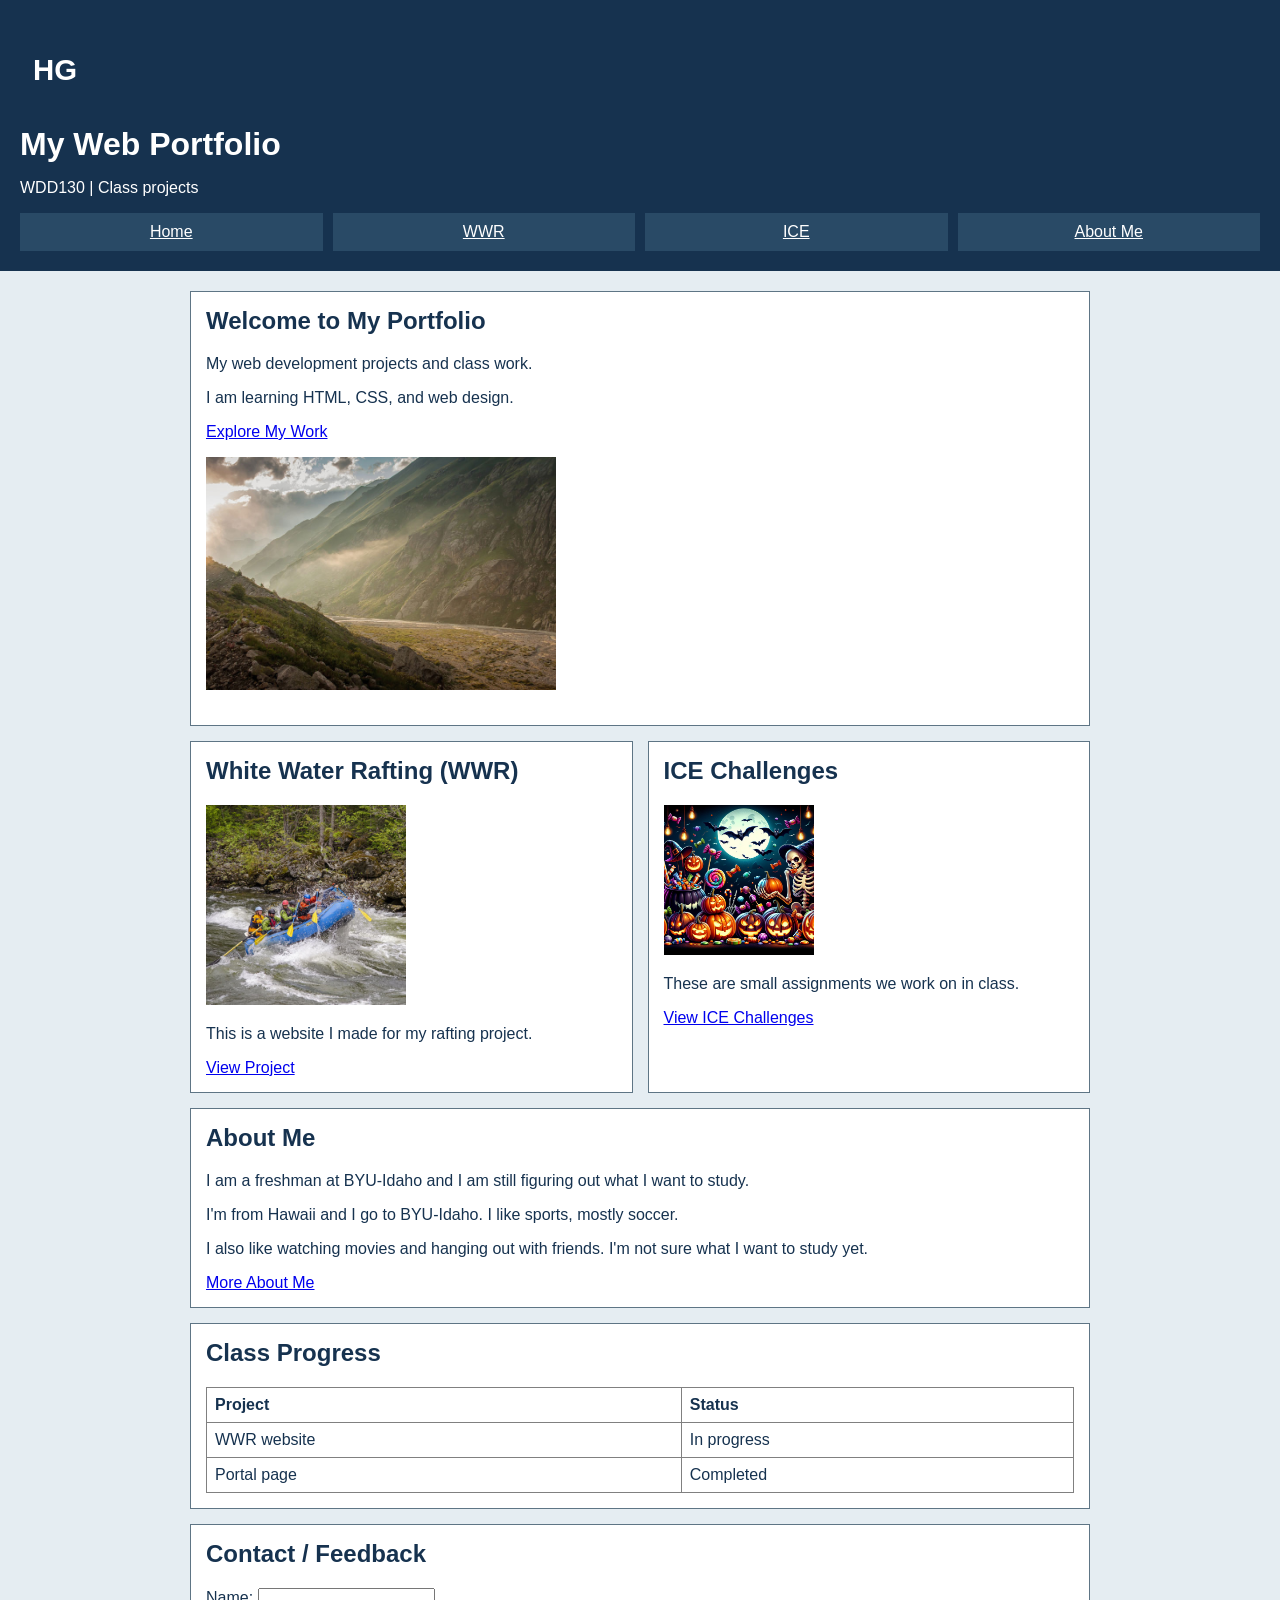
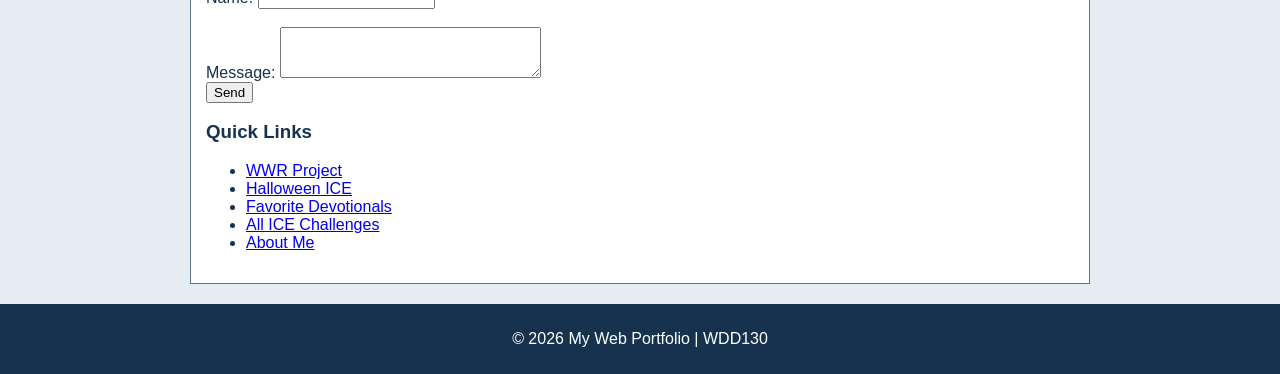
<file: index.html>
<!DOCTYPE html>
<html lang="en">
<head>
    <meta charset="UTF-8">
    <meta name="viewport" content="width=device-width, initial-scale=1.0">
    <title>My Web Portfolio</title>
    <link rel="stylesheet" href="styles/style.css">
</head>
<body>
    <header>
        <p><img src="images/hg-logo.svg" alt="HG logo" width="70"></p>
        <h1>My Web Portfolio</h1>
        <p>WDD130 | Class projects</p>

        <nav>
            <a href="index.html">Home</a>
            <a href="wwr/index.html">WWR</a>
            <a href="ice.html">ICE</a>
            <a href="about.html">About Me</a>
        </nav>
    </header>

    <main>
        <section>
            <h2>Welcome to My Portfolio</h2>
            <p>My web development projects and class work.</p>
            <p>I am learning HTML, CSS, and web design.</p>
            <a href="#projects">Explore My Work</a>
            <p><img src="wwr/images/mountains.jpg" alt="Mountains" width="350"></p>
        </section>

        <div class="project-grid">
        <section id="projects">
            <h2>White Water Rafting (WWR)</h2>
            <img src="wwr/images/rapids.jpg" alt="White water rafting" width="200">
            <p>This is a website I made for my rafting project.</p>
            <a href="wwr/index.html">View Project</a>
        </section>

        <section id="ice">
            <h2>ICE Challenges</h2>
            <img src="ice/halloween/images/halloween.png" alt="Halloween project" width="150">
            <p>These are small assignments we work on in class.</p>
            <a href="ice.html">View ICE Challenges</a>
        </section>

        </div>

        <section id="about">
            <h2>About Me</h2>
            <p>I am a freshman at BYU-Idaho and I am still figuring out what I want to study.</p>
            <p>I'm from Hawaii and I go to BYU-Idaho. I like sports, mostly soccer.</p>
            <p>I also like watching movies and hanging out with friends. I'm not sure what I want to study yet.</p>
            <a href="about.html">More About Me</a>
        </section>

        <section>
            <h2>Class Progress</h2>
            <table border="1">
                <tr>
                    <th>Project</th>
                    <th>Status</th>
                </tr>
                <tr>
                    <td>WWR website</td>
                    <td>In progress</td>
                </tr>
                <tr>
                    <td>Portal page</td>
                    <td>Completed</td>
                </tr>
            </table>
        </section>

        <section id="contact">
            <h2>Contact / Feedback</h2>
            <form>
                <label for="name">Name:</label>
                <input type="text" id="name" name="name">
                <br><br>
                <label for="message">Message:</label>
                <textarea id="message" name="message" rows="3" cols="30"></textarea>
                <br>
                <button type="submit">Send</button>
            </form>

            <h3 id="links">Quick Links</h3>
            <ul>
                <li><a href="wwr/index.html">WWR Project</a></li>
                <li><a href="ice/halloween/index.html" target="_blank">Halloween ICE</a></li>
                <li><a href="ice/favorite_devo/favdevo.html" target="_blank">Favorite Devotionals</a></li>
                <li><a href="ice.html">All ICE Challenges</a></li>
                <li><a href="about.html">About Me</a></li>
            </ul>
        </section>
    </main>

    <footer>
        <p>&copy; 2026 My Web Portfolio | WDD130</p>
    </footer>
</body>
</html>
</file>
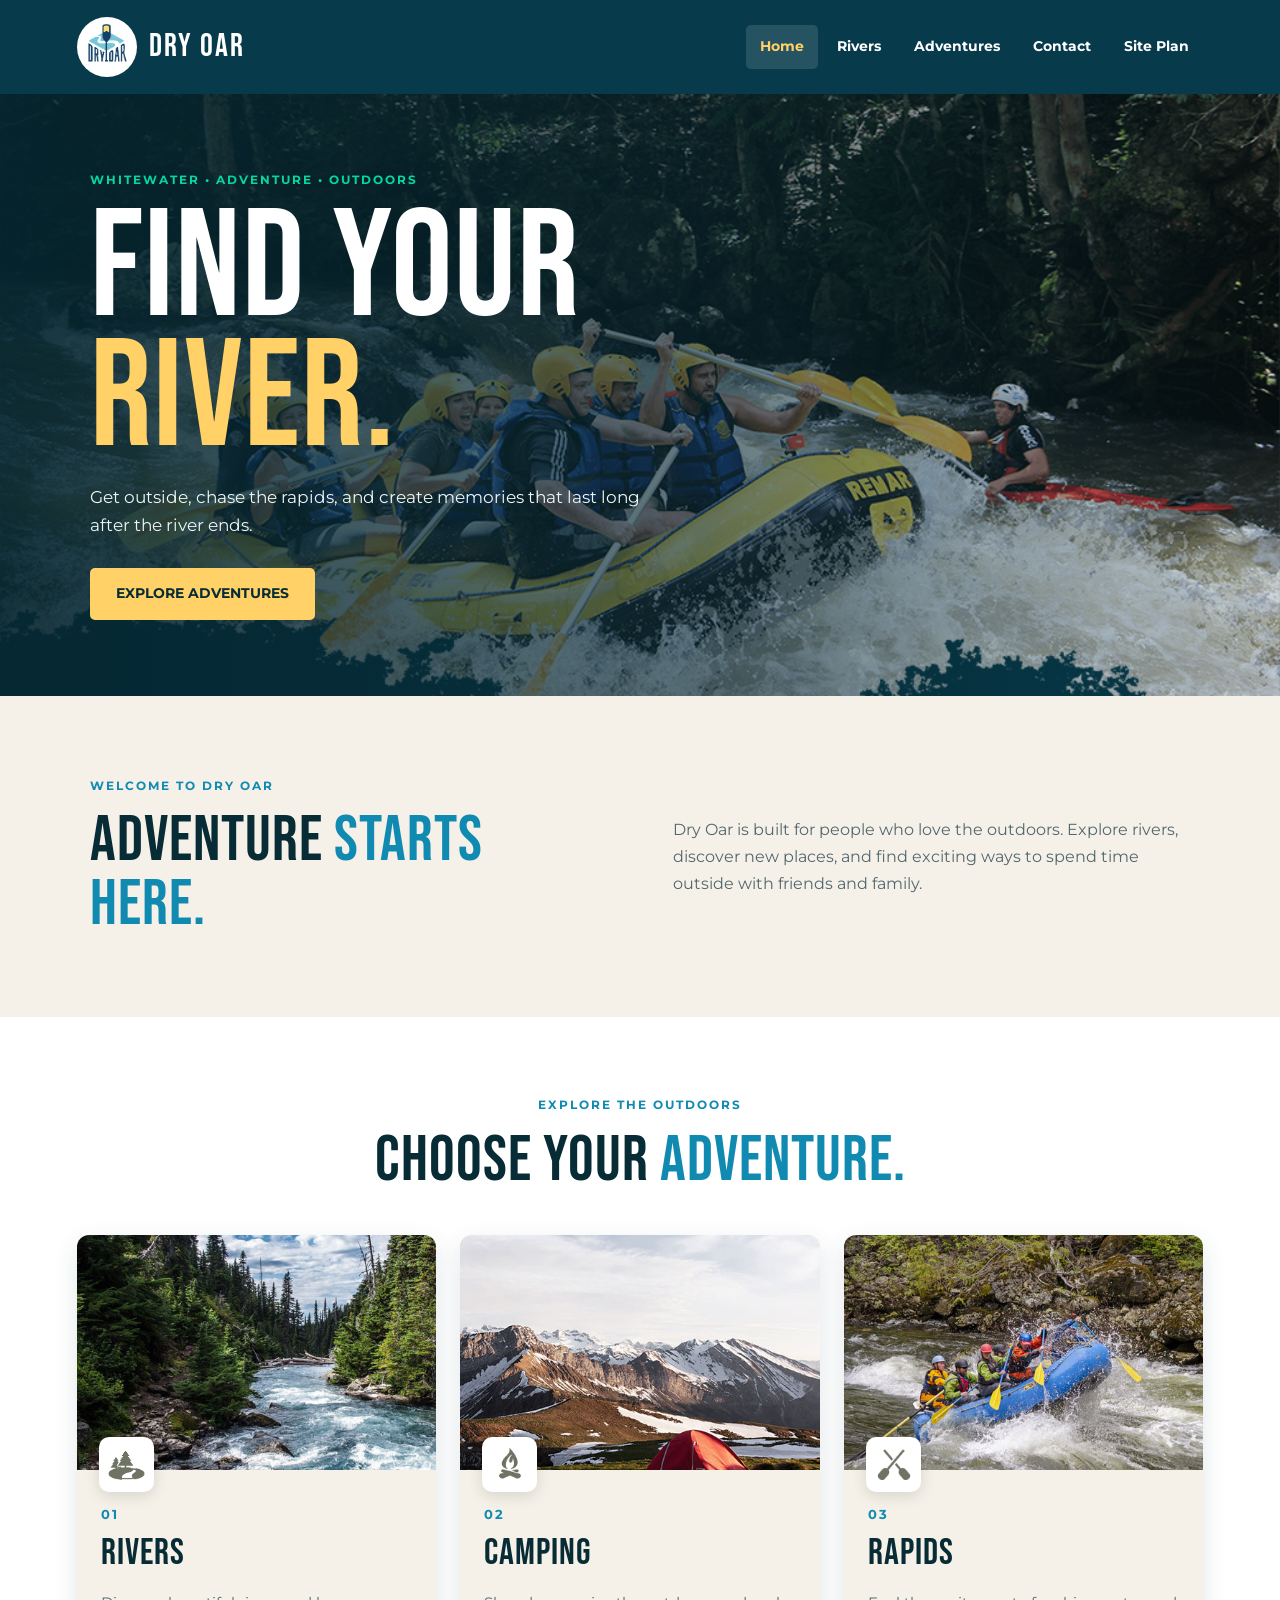
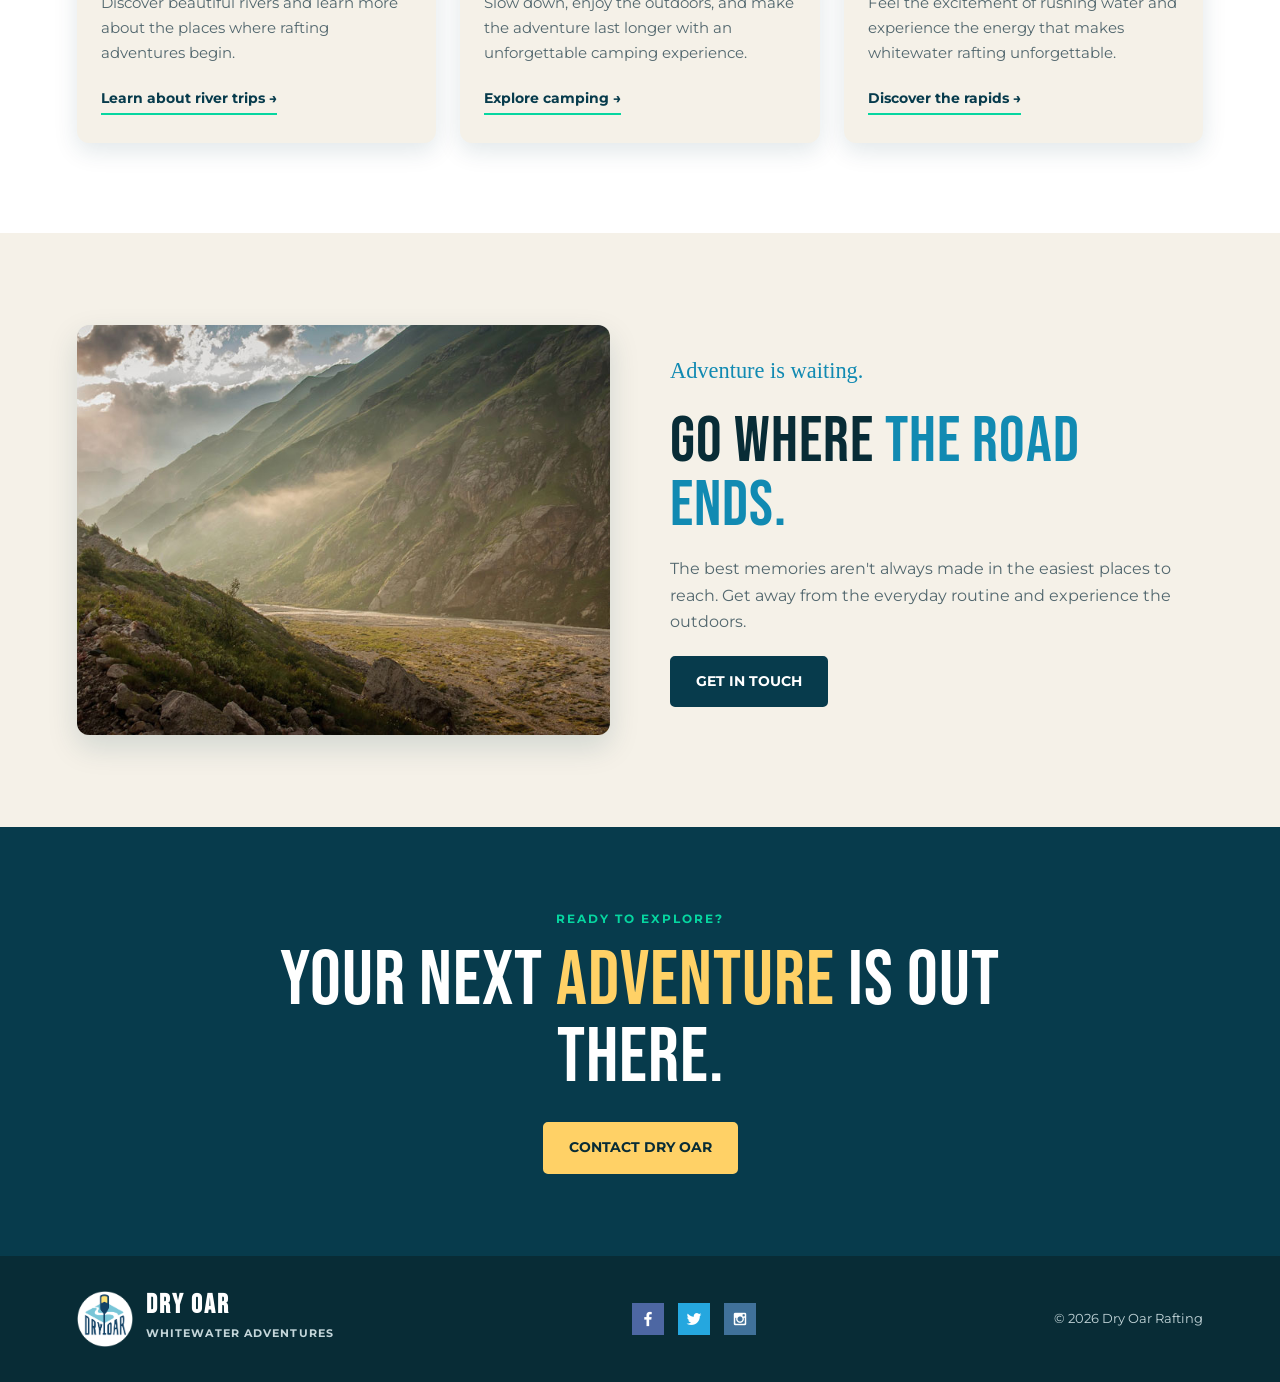
<file: wwr/index.html>
<!DOCTYPE html>
<html lang="en-us">

<head>
    <meta charset="UTF-8">
    <meta name="viewport" content="width=device-width, initial-scale=1.0">

    <meta name="description" content="Discover rivers, rapids, and camping adventures with Dry Oar Rafting. A WDD 130 student website.">
    <link rel="icon" href="images/logo.png" type="image/png">
    <title>Dry Oar Rafting | River Adventures</title>

    <link rel="preconnect" href="https://fonts.googleapis.com">
    <link rel="preconnect" href="https://fonts.gstatic.com" crossorigin>

    <link href="https://fonts.googleapis.com/css2?family=Bebas+Neue&amp;family=Montserrat:wght@400;500;600;700&amp;family=Permanent+Marker&amp;display=swap" rel="stylesheet">

    <link rel="stylesheet" href="styles/rafting.css">
</head>

<body>
    <a class="skip-link" href="#main-content">Skip to main content</a>

    <!-- HEADER -->

    <header>

        <a href="index.html" class="logo-link">
            <img src="images/logo.png" alt="Dry Oar Rafting logo">
            <span>DRY OAR</span>
        </a>

        <nav aria-label="Main navigation">

            <a href="index.html" aria-current="page">Home</a>
            <a href="rivers.html">Rivers</a>

            <a href="#adventures">Adventures</a>

            <a href="contactus.html">Contact</a>

            <a href="site-plan-rafting.html">Site Plan</a>

        </nav>

    </header>


    <main id="main-content">

        <!-- HERO -->

        <section class="home-hero">

            <img
                src="images/hero.png"
                alt="People enjoying a whitewater rafting adventure"
                fetchpriority="high"
            >

            <div class="hero-content">

                <p class="eyebrow">
                    WHITEWATER • ADVENTURE • OUTDOORS
                </p>

                <h1>
                    FIND YOUR
                    <span>RIVER.</span>
                </h1>

                <p>
                    Get outside, chase the rapids, and create
                    memories that last long after the river ends.
                </p>

                <a class="button" href="#adventures">
                    EXPLORE ADVENTURES
                </a>

            </div>

        </section>


        <!-- INTRO -->

        <section class="welcome">

            <div>

                <p class="section-label">
                    WELCOME TO DRY OAR
                </p>

                <h2>
                    ADVENTURE
                    <span>STARTS HERE.</span>
                </h2>

            </div>

            <p>
                Dry Oar is built for people who love the outdoors.
                Explore rivers, discover new places, and find
                exciting ways to spend time outside with friends
                and family.
            </p>

        </section>


        <!-- ADVENTURES -->

        <section class="adventures" id="adventures">

            <div class="section-title">

                <p class="section-label">
                    EXPLORE THE OUTDOORS
                </p>

                <h2>
                    CHOOSE YOUR
                    <span>ADVENTURE.</span>
                </h2>

            </div>


            <div class="adventure-grid">

                <!-- RIVERS -->

                <article class="adventure-card">

                    <div class="card-image">

                        <img
                            src="images/rivers.jpg"
                            alt="Beautiful river surrounded by nature"
                        >

                        <img
                            class="card-icon"
                            src="images/river_icon.png"
                            alt=""
                        >

                    </div>

                    <div class="card-content">

                        <p class="card-number">01</p>

                        <h3>RIVERS</h3>

                        <p>
                            Discover beautiful rivers and learn
                            more about the places where rafting
                            adventures begin.
                        </p>

                        <a class="text-link" href="rivers.html#rivers">Learn about river trips →</a>

                    </div>

                </article>


                <!-- CAMPING -->

                <article class="adventure-card">

                    <div class="card-image">

                        <img
                            src="images/camping.jpg"
                            alt="People camping outdoors"
                        >

                        <img
                            class="card-icon"
                            src="images/fire_icon.png"
                            alt=""
                        >

                    </div>

                    <div class="card-content">

                        <p class="card-number">02</p>

                        <h3>CAMPING</h3>

                        <p>
                            Slow down, enjoy the outdoors, and
                            make the adventure last longer with
                            an unforgettable camping experience.
                        </p>

                        <a class="text-link" href="rivers.html#camping">Explore camping →</a>

                    </div>

                </article>


                <!-- RAPIDS -->

                <article class="adventure-card">

                    <div class="card-image">

                        <img
                            src="images/rapids.jpg"
                            alt="Whitewater rapids"
                        >

                        <img
                            class="card-icon"
                            src="images/oars.png"
                            alt=""
                        >

                    </div>

                    <div class="card-content">

                        <p class="card-number">03</p>

                        <h3>RAPIDS</h3>

                        <p>
                            Feel the excitement of rushing water
                            and experience the energy that makes
                            whitewater rafting unforgettable.
                        </p>

                        <a class="text-link" href="rivers.html#rapids">Discover the rapids →</a>

                    </div>

                </article>

            </div>

        </section>


        <!-- FEATURE -->

        <section class="feature">

            <div class="feature-image">

                <img
                    src="images/mountains.jpg"
                    alt="Mountain landscape"
                >

            </div>

            <div class="feature-content">

                <p class="handwritten">
                    Adventure is waiting.
                </p>

                <h2>
                    GO WHERE
                    <span>THE ROAD ENDS.</span>
                </h2>

                <p>
                    The best memories aren't always made in the
                    easiest places to reach. Get away from the
                    everyday routine and experience the outdoors.
                </p>

                <a class="button dark-button" href="contactus.html">
                    GET IN TOUCH
                </a>

            </div>

        </section>


        <!-- CTA -->

        <section class="cta">

            <p class="section-label">
                READY TO EXPLORE?
            </p>

            <h2>
                YOUR NEXT
                <span>ADVENTURE</span>
                IS OUT THERE.
            </h2>

            <a class="button" href="contactus.html">
                CONTACT DRY OAR
            </a>

        </section>

    </main>


    <!-- FOOTER -->

    <footer>

        <div class="footer-brand">

            <img
                src="images/logo.png"
                alt="Dry Oar logo"
            >

            <div>

                <strong>DRY OAR</strong>

                <span>
                    WHITEWATER ADVENTURES
                </span>

            </div>

        </div>


        <div class="social">

            <a href="https://www.facebook.com/" target="_blank" rel="noopener noreferrer" aria-label="Facebook (opens new tab)">
                <img
                    src="images/facebook.png"
                    alt="Facebook"
                >
            </a>

            <a href="https://x.com/" target="_blank" rel="noopener noreferrer" aria-label="X (opens new tab)">
                <img
                    src="images/twitter.png"
                    alt="Twitter"
                >
            </a>

            <a href="https://www.instagram.com/" target="_blank" rel="noopener noreferrer" aria-label="Instagram (opens new tab)">
                <img
                    src="images/instagram.png"
                    alt="Instagram"
                >
            </a>

        </div>


        <p>
            © 2026 Dry Oar Rafting
        </p>

    </footer>

</body>

</html>
</file>
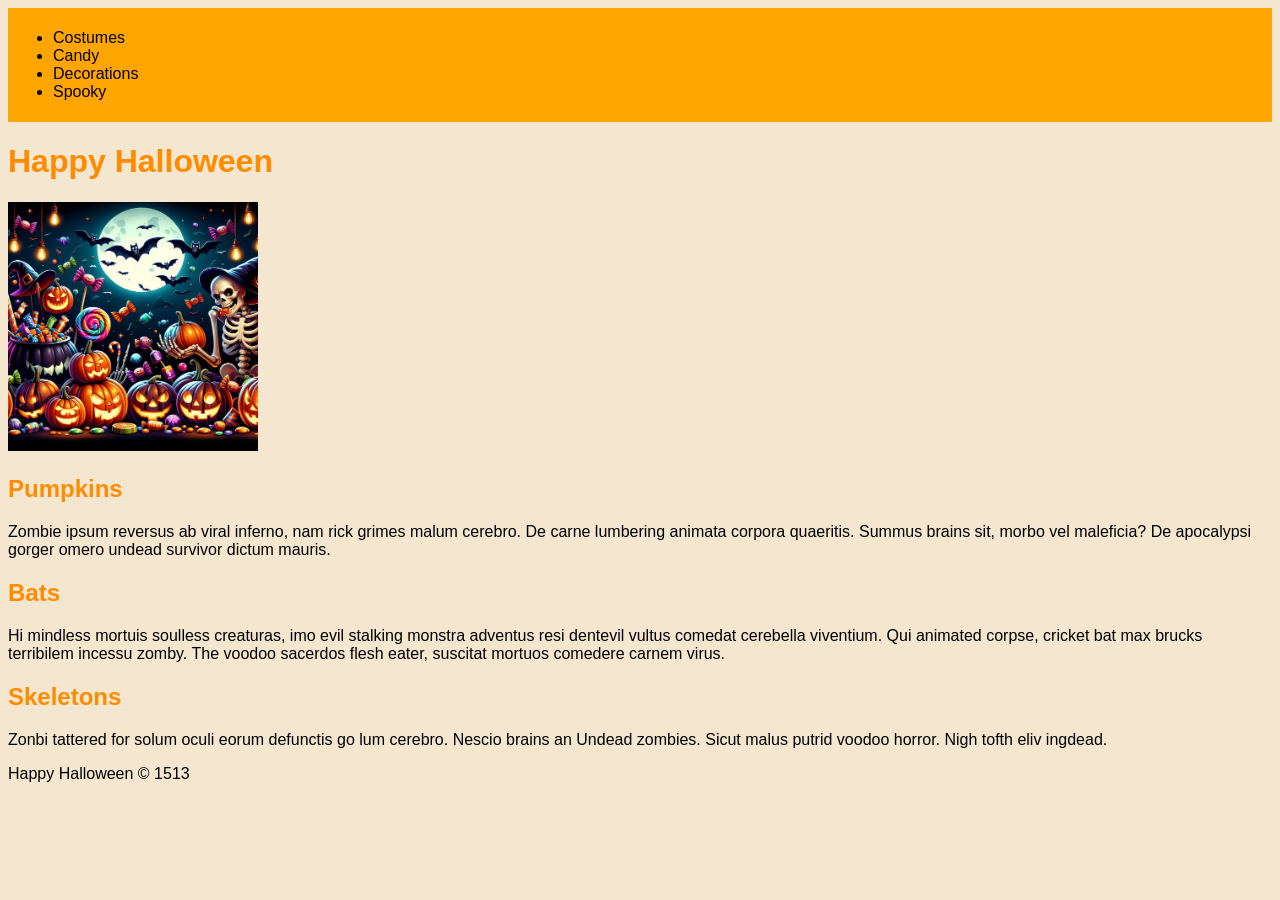
<file: ice/halloween/index.html>
<!-- For this activity you are not allowed to change
 the HTML code, only the CSS -->

<!DOCTYPE html>
<html lang="en">

<head>
    <meta charset="UTF-8">
    <meta name="viewport" content="width=device-width, initial-scale=1.0">
    <title>Document</title>
    <link rel="stylesheet" href="styles/styles.css">
</head>

<body>
    <div id="wrapper">
        <header>
            <nav>
                <ul>
                    <li>Costumes</li>
                    <li>Candy</li>
                    <li>Decorations</li>
                    <li>Spooky</li>
                </ul>
            </nav>
        </header>
        <main>
            <h1>Happy Halloween</h1>
            <img src="images/halloween.png">
            <section>
                <h2>Pumpkins</h2>
                <p>Zombie ipsum reversus ab viral inferno, nam rick grimes
                    malum cerebro. De carne lumbering animata corpora quaeritis.
                    Summus brains sit​​, morbo vel maleficia? De apocalypsi gorger
                    omero undead survivor dictum mauris. </p>
            </section>
            <section>
                <h2>Bats</h2>
                <p>Hi mindless mortuis soulless
                    creaturas, imo evil stalking monstra adventus resi dentevil vultus
                    comedat cerebella viventium. Qui animated corpse, cricket bat max
                    brucks terribilem incessu zomby. The voodoo sacerdos flesh eater,
                    suscitat mortuos comedere carnem virus.</p>
            </section>
            <section>
                <h2>Skeletons</h2>
                <p>Zonbi tattered for solum oculi
                    eorum defunctis go lum cerebro. Nescio brains an Undead zombies. Sicut
                    malus putrid voodoo horror. Nigh tofth eliv ingdead.</p>
            </section>
        </main>
        <footer>
            Happy Halloween &copy; 1513
        </footer>
    </div>
</body>

</html>
</file>
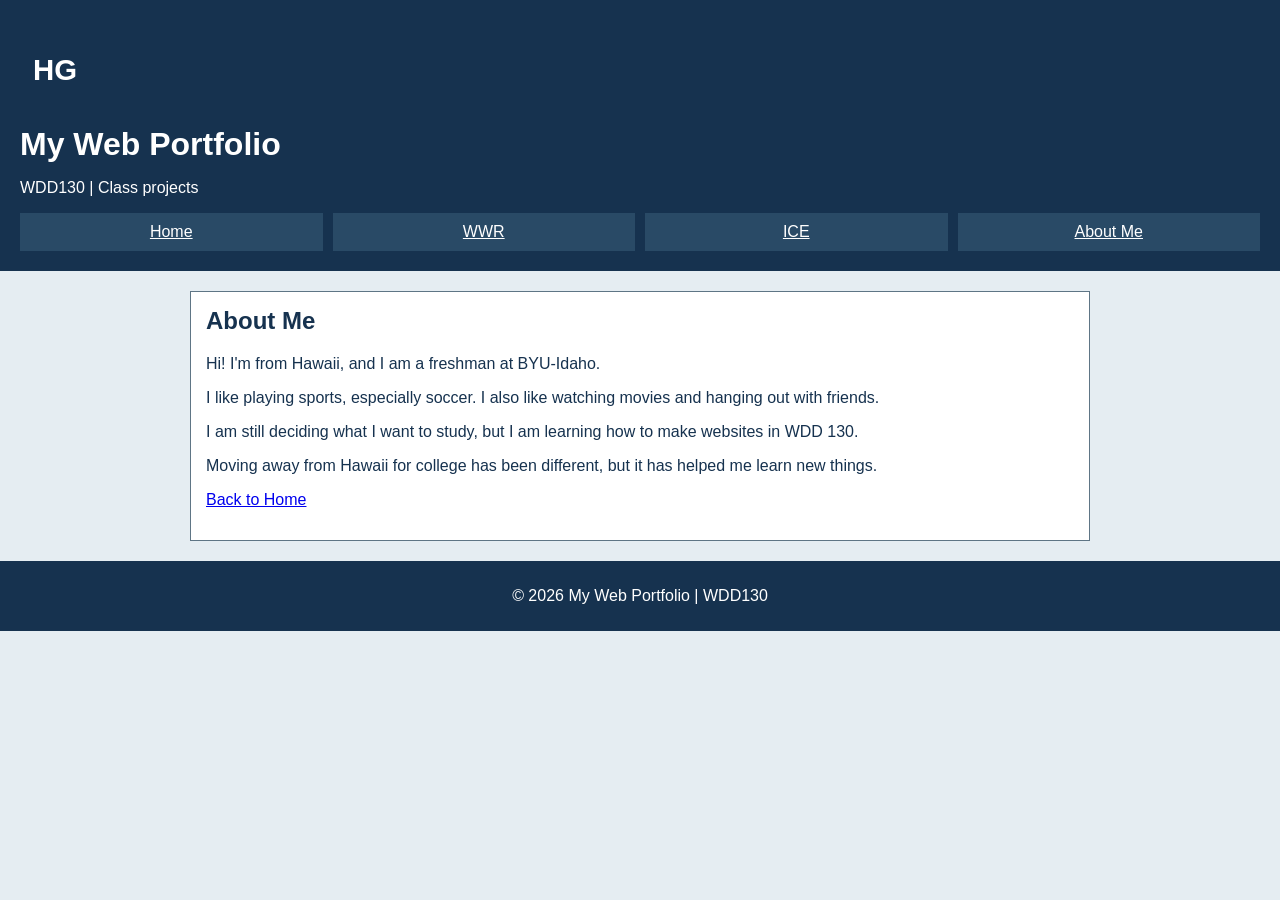
<file: about.html>
<!DOCTYPE html>
<html lang="en">
<head>
    <meta charset="UTF-8">
    <meta name="viewport" content="width=device-width, initial-scale=1.0">
    <title>About Me | My Web Portfolio</title>
    <link rel="stylesheet" href="styles/style.css">
</head>
<body>
    <header>
        <p><img src="images/hg-logo.svg" alt="HG logo" width="70"></p>
        <h1>My Web Portfolio</h1>
        <p>WDD130 | Class projects</p>

        <nav>
            <a href="index.html">Home</a>
            <a href="wwr/index.html">WWR</a>
            <a href="ice.html">ICE</a>
            <a href="about.html">About Me</a>
        </nav>
    </header>

    <main>
        <section>
            <h2>About Me</h2>
            <p>Hi! I'm from Hawaii, and I am a freshman at BYU-Idaho.</p>
            <p>I like playing sports, especially soccer. I also like watching movies and hanging out with friends.</p>
            <p>I am still deciding what I want to study, but I am learning how to make websites in WDD 130.</p>
            <p>Moving away from Hawaii for college has been different, but it has helped me learn new things.</p>
            <p><a href="index.html">Back to Home</a></p>
        </section>
    </main>

    <footer>
        <p>&copy; 2026 My Web Portfolio | WDD130</p>
    </footer>
</body>
</html>
</file>
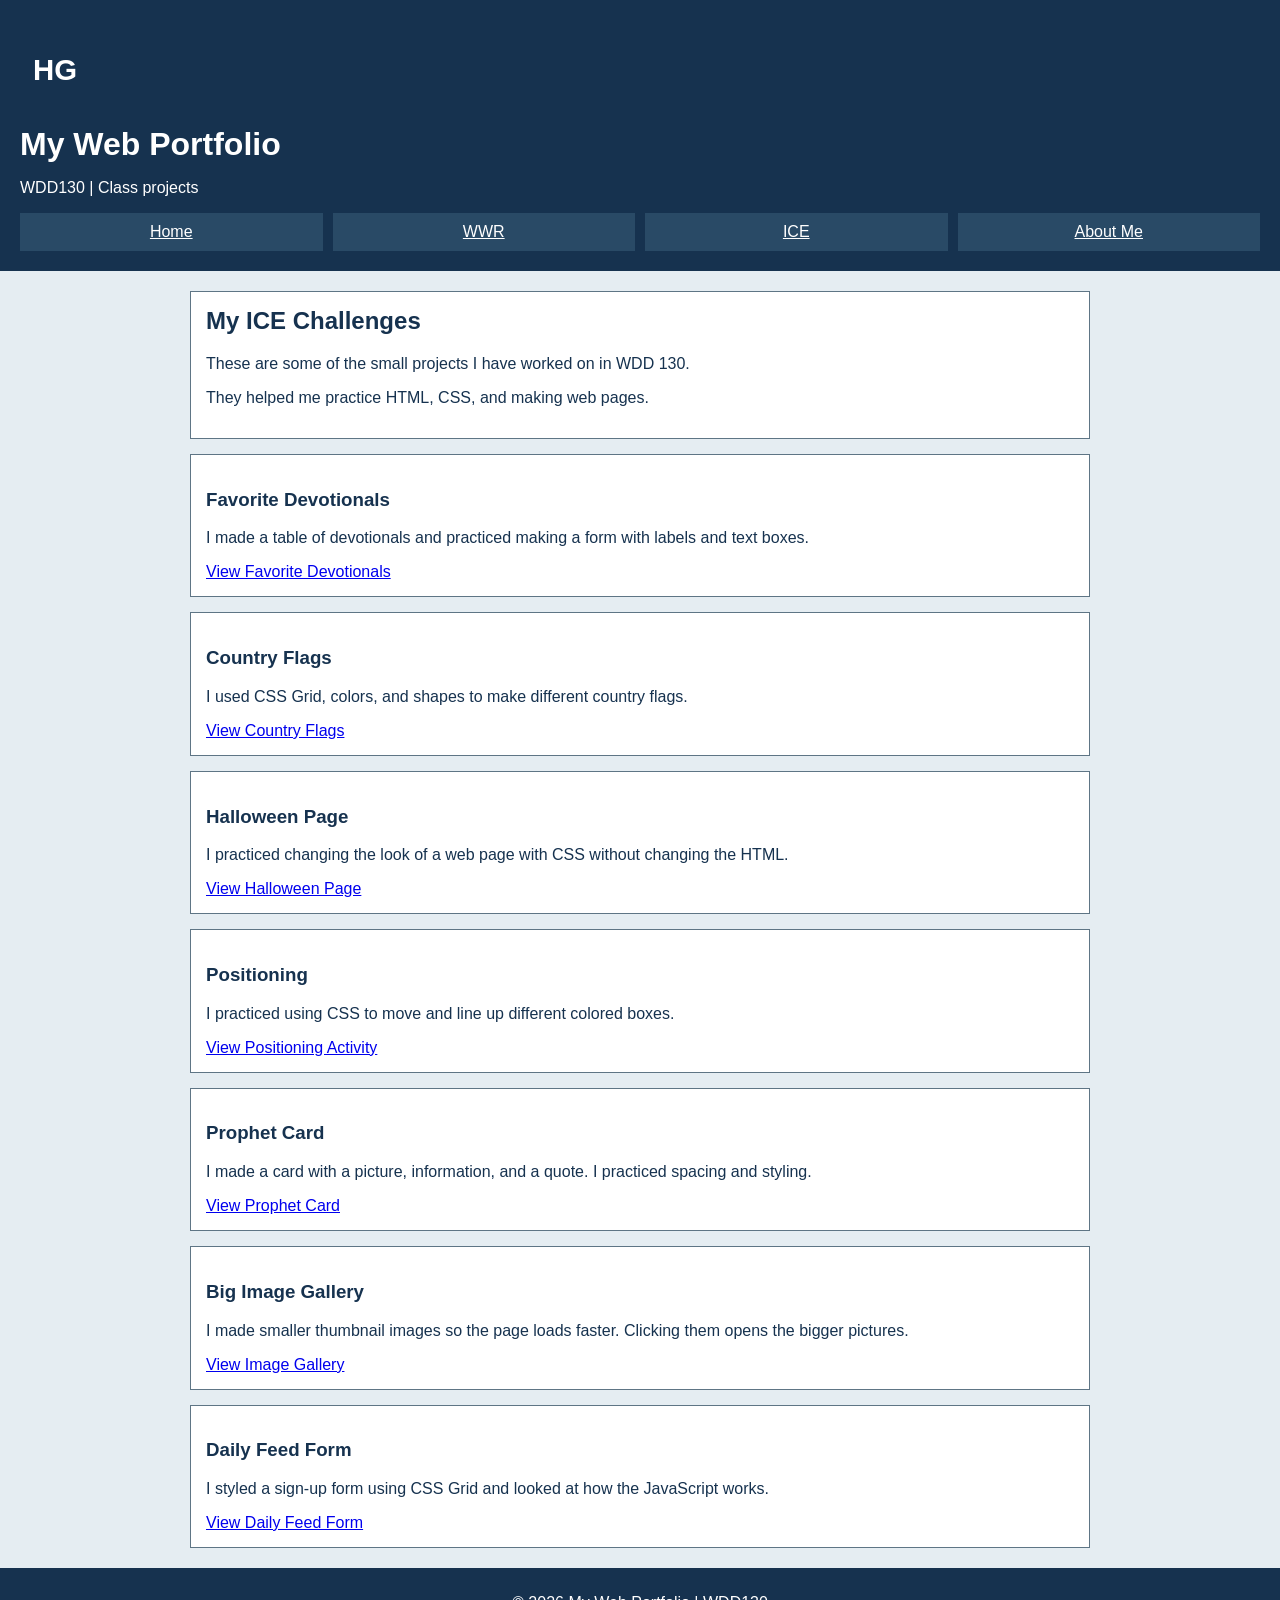
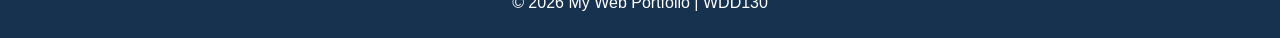
<file: ice.html>
<!DOCTYPE html>
<html lang="en">
<head>
    <meta charset="UTF-8">
    <meta name="viewport" content="width=device-width, initial-scale=1.0">
    <title>ICE Challenges | My Web Portfolio</title>
    <link rel="stylesheet" href="styles/style.css">
</head>
<body>
    <header>
        <p><img src="images/hg-logo.svg" alt="HG logo" width="70"></p>
        <h1>My Web Portfolio</h1>
        <p>WDD130 | Class projects</p>

        <nav>
            <a href="index.html">Home</a>
            <a href="wwr/index.html">WWR</a>
            <a href="ice.html">ICE</a>
            <a href="about.html">About Me</a>
        </nav>
    </header>

    <main>
        <section>
            <h2>My ICE Challenges</h2>
            <p>These are some of the small projects I have worked on in WDD 130.</p>
            <p>They helped me practice HTML, CSS, and making web pages.</p>
        </section>

        <section>
            <h3>Favorite Devotionals</h3>
            <p>I made a table of devotionals and practiced making a form with labels and text boxes.</p>
            <a href="ice/favorite_devo/favdevo.html">View Favorite Devotionals</a>
        </section>

        <section>
            <h3>Country Flags</h3>
            <p>I used CSS Grid, colors, and shapes to make different country flags.</p>
            <a href="ice/grid_flags/flags.html">View Country Flags</a>
        </section>

        <section>
            <h3>Halloween Page</h3>
            <p>I practiced changing the look of a web page with CSS without changing the HTML.</p>
            <a href="ice/halloween/index.html">View Halloween Page</a>
        </section>

        <section>
            <h3>Positioning</h3>
            <p>I practiced using CSS to move and line up different colored boxes.</p>
            <a href="ice/positioning/positioning.html">View Positioning Activity</a>
        </section>

        <section>
            <h3>Prophet Card</h3>
            <p>I made a card with a picture, information, and a quote. I practiced spacing and styling.</p>
            <a href="ice/prophet_cards/oaks.html">View Prophet Card</a>
        </section>

        <section>
            <h3>Big Image Gallery</h3>
            <p>I made smaller thumbnail images so the page loads faster. Clicking them opens the bigger pictures.</p>
            <a href="ice/gallery.html">View Image Gallery</a>
        </section>

        <section>
            <h3>Daily Feed Form</h3>
            <p>I styled a sign-up form using CSS Grid and looked at how the JavaScript works.</p>
            <a href="ice/signup/signup.html">View Daily Feed Form</a>
        </section>
    </main>

    <footer>
        <p>&copy; 2026 My Web Portfolio | WDD130</p>
    </footer>
</body>
</html>
</file>
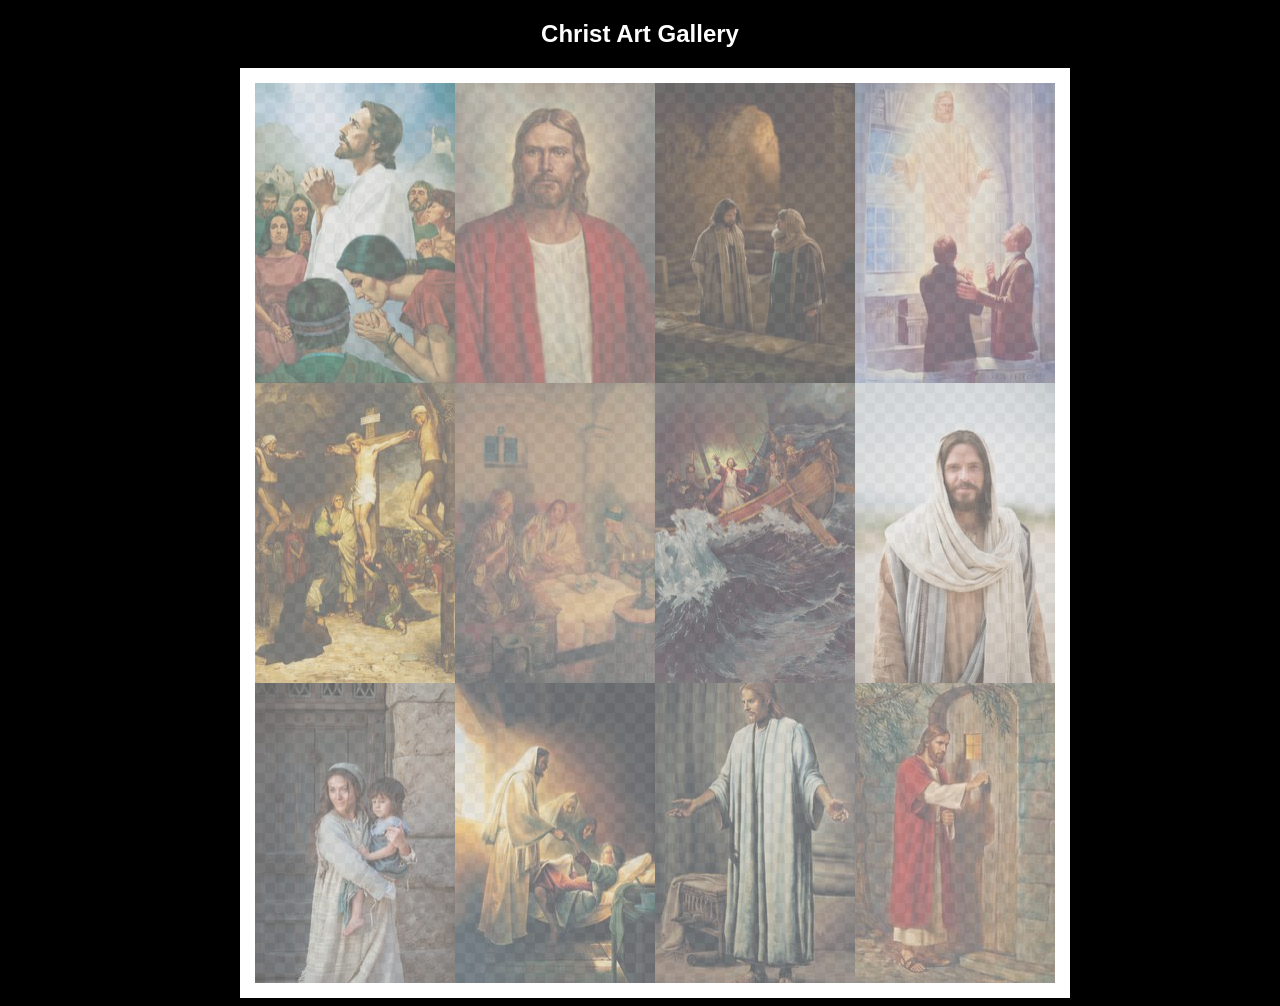
<file: ice/gallery.html>
<!DOCTYPE html>
<html lang="en">
<head>
    <meta charset="UTF-8">
    <meta name="viewport" content="width=device-width, initial-scale=1.0">
    <title>Images of Christ</title>
    <style>
        body {
            background: black;
        }
        #wrapper{
            width: 800px;
            margin: 0 auto;
        }
        nav {
            color: white;
            text-align: center;
            font-family: Haettenschweiler, 'Arial Narrow Bold', sans-serif;
        }
        #gallery{
            display: grid;
            grid-template-columns: 200px 200px 200px 200px;
            border: 15px solid rgb(255, 255, 255);
            width: 100%;
            background-color: #ddd;
            background-image:
                linear-gradient(45deg, #ccc 26%, transparent 26%), 
                linear-gradient(135deg, #ccc 26%, transparent 26%),
                linear-gradient(45deg, transparent 75%, #ccc 75%),
                linear-gradient(135deg, transparent 75%, #ccc 75%);
            background-size: 20px 20px; /* Must be a square */
            background-position: 0 0, 10px 0, 10px -10px, 0px 10px; 
            
        }
        #gallery a {
            cursor: url('images/christus.png'), pointer;
        }
        #gallery img {
            width: 200px;
            height: 300px;
            opacity:50%;
            display:block;
        }
        #gallery img:hover{
            opacity: 100%;
        }
    </style>
</head>
<body>
    <div id="wrapper">
        <nav>
            <h1>Christ Art Gallery</h1>
        </nav>
        <main>
            <div id="gallery">
                <a href="images/big/img1.jpg"><img src="images/small/img1.jpg" alt="Artwork of Jesus Christ 1"></a>
                <a href="images/big/img2.jpg"><img src="images/small/img2.jpg" alt="Artwork of Jesus Christ 2"></a>
                <a href="images/big/img3.jpg"><img src="images/small/img3.jpg" alt="Artwork of Jesus Christ 3"></a>
                <a href="images/big/img4.jpg"><img src="images/small/img4.jpg" alt="Artwork of Jesus Christ 4"></a>
                <a href="images/big/img5.jpg"><img src="images/small/img5.jpg" alt="Artwork of Jesus Christ 5"></a>
                <a href="images/big/img6.jpg"><img src="images/small/img6.jpg" alt="Artwork of Jesus Christ 6"></a>
                <a href="images/big/img7.jpg"><img src="images/small/img7.jpg" alt="Artwork of Jesus Christ 7"></a>
                <a href="images/big/img8.jpg"><img src="images/small/img8.jpg" alt="Artwork of Jesus Christ 8"></a>
                <a href="images/big/img9.jpg"><img src="images/small/img9.jpg" alt="Artwork of Jesus Christ 9"></a>
                <a href="images/big/img10.jpg"><img src="images/small/img10.jpg" alt="Artwork of Jesus Christ 10"></a>
                <a href="images/big/img11.jpg"><img src="images/small/img11.jpg" alt="Artwork of Jesus Christ 11"></a>
                <a href="images/big/img12.jpg"><img src="images/small/img12.jpg" alt="Artwork of Jesus Christ 12"></a>
            </div>
        </main>
    </div>
</body>
</html>
</file>
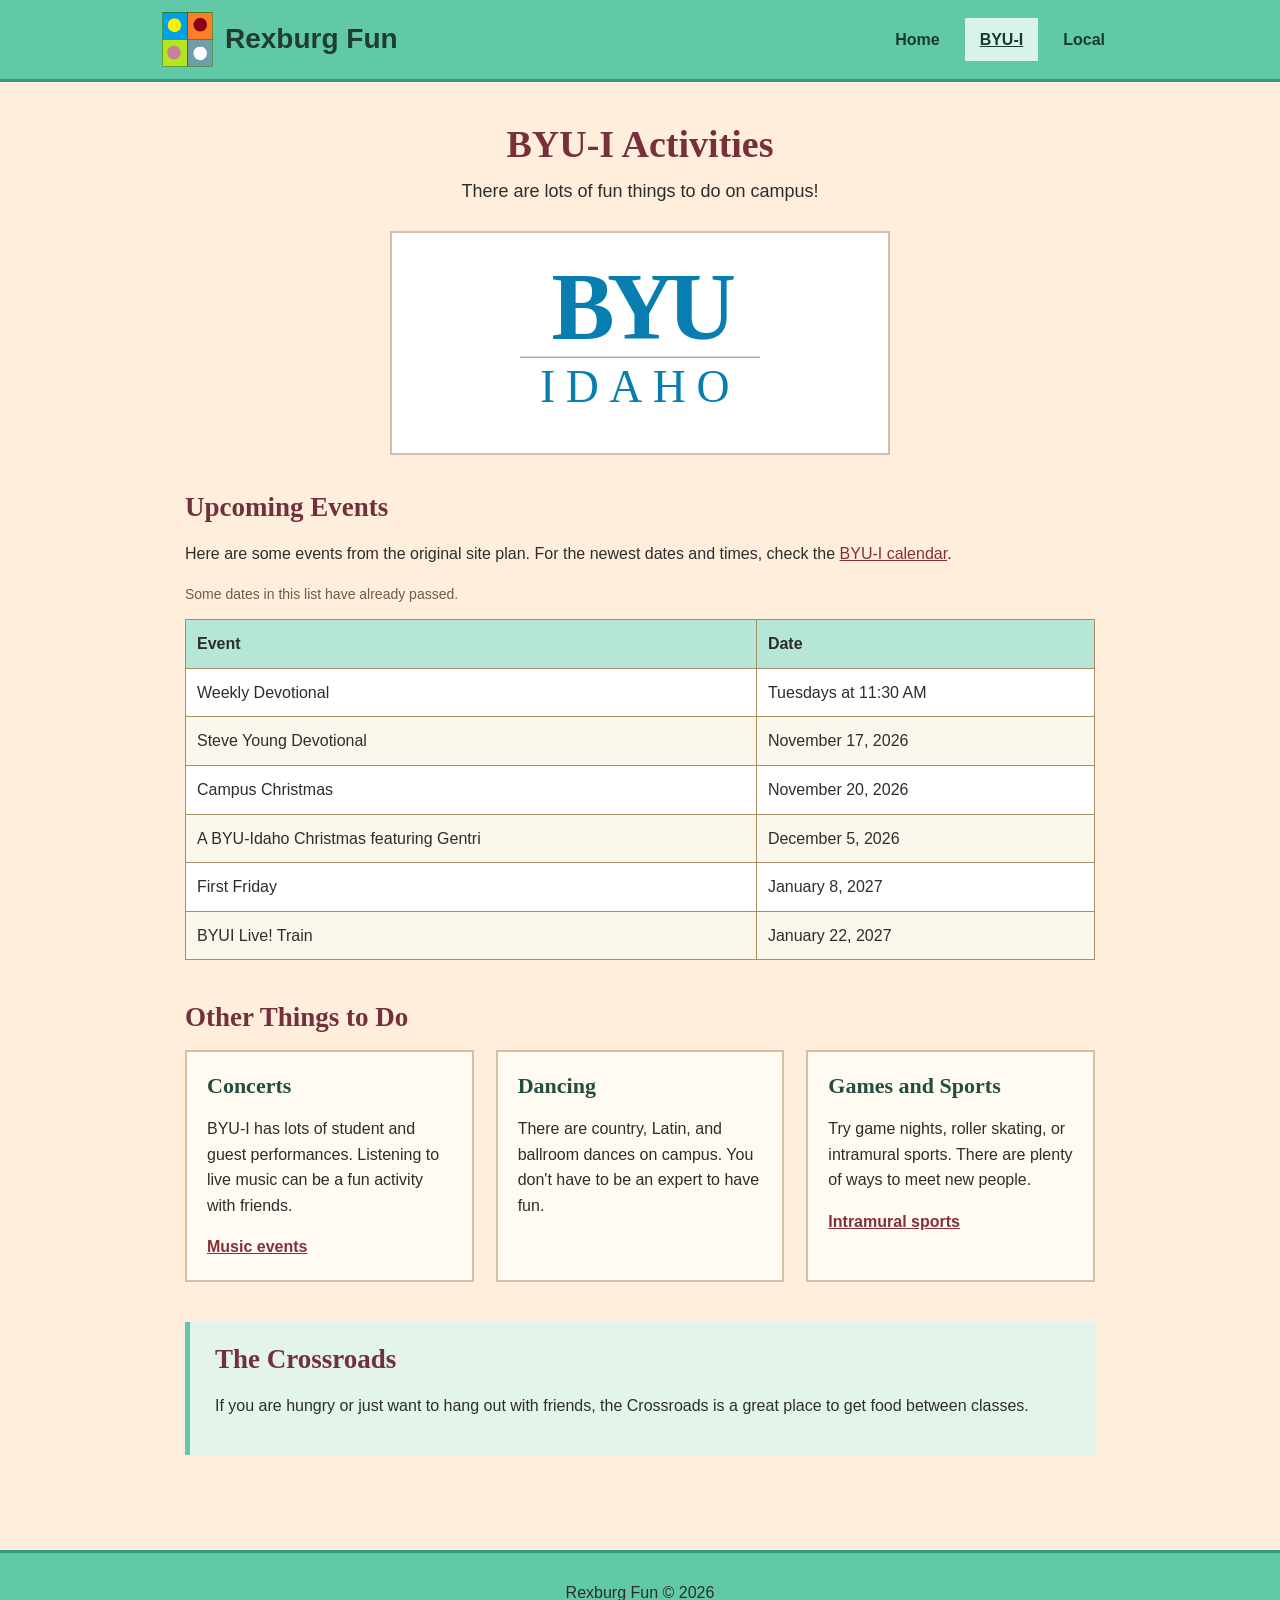
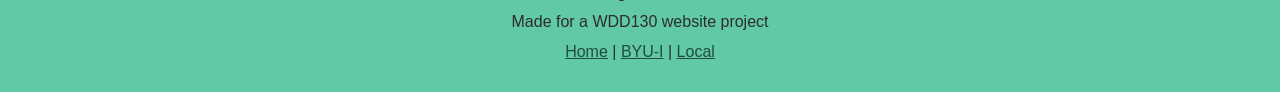
<file: prall/byui.html>
<!DOCTYPE html>
<html lang="en">
<head>
  <meta charset="UTF-8">
  <meta name="viewport" content="width=device-width, initial-scale=1.0">
  <meta name="description" content="Student activities and events at Brigham Young University-Idaho.">
  <title>BYU-I Activities | Rexburg Fun</title>
  <link rel="stylesheet" href="styles.css">
</head>
<body>

<header>
  <div class="header-content">
    <a href="index.html" class="site-name">
      <img src="images/logo.png" alt="" width="55" height="55">
      <span>Rexburg Fun</span>
    </a>
    <nav aria-label="Main navigation">
      <a href="index.html">Home</a>
      <a href="byui.html" aria-current="page">BYU-I</a>
      <a href="local.html">Local</a>
    </nav>
  </div>
</header>

<main class="page">
  <h1>BYU-I Activities</h1>
  <p class="subtitle">There are lots of fun things to do on campus!</p>
  <div class="logo-section">
    <img src="images/byui-logo-sharp.svg" alt="BYU-Idaho logo">
  </div>

  <section>
    <h2>Upcoming Events</h2>
    <p>Here are some events from the original site plan. For the newest dates and times, check the <a href="https://www.byui.edu/calendar/" target="_blank" rel="noopener noreferrer">BYU-I calendar</a>.</p>
    <p class="small-note">Some dates in this list have already passed.</p>
    <div class="table-scroll">
      <table>
        <thead>
          <tr><th scope="col">Event</th><th scope="col">Date</th></tr>
        </thead>
        <tbody>
          <tr><td>Weekly Devotional</td><td>Tuesdays at 11:30 AM</td></tr>
          <tr><td>Steve Young Devotional</td><td>November 17, 2026</td></tr>
          <tr><td>Campus Christmas</td><td>November 20, 2026</td></tr>
          <tr><td>A BYU-Idaho Christmas featuring Gentri</td><td>December 5, 2026</td></tr>
          <tr><td>First Friday</td><td>January 8, 2027</td></tr>
          <tr><td>BYUI Live! Train</td><td>January 22, 2027</td></tr>
        </tbody>
      </table>
    </div>
  </section>

  <section>
    <h2>Other Things to Do</h2>
    <div class="card-grid three-cards">
      <article class="simple-card">
        <h3>Concerts</h3>
        <p>BYU-I has lots of student and guest performances. Listening to live music can be a fun activity with friends.</p>
        <a href="https://www.byui.edu/performing-visual-arts/event-list#music-events" target="_blank" rel="noopener noreferrer">Music events</a>
      </article>
      <article class="simple-card">
        <h3>Dancing</h3>
        <p>There are country, Latin, and ballroom dances on campus. You don't have to be an expert to have fun.</p>
      </article>
      <article class="simple-card">
        <h3>Games and Sports</h3>
        <p>Try game nights, roller skating, or intramural sports. There are plenty of ways to meet new people.</p>
        <a href="https://www.imleagues.com/spa/intramural/c253b98991dd43e689d28b55ff8f0f85/home" target="_blank" rel="noopener noreferrer">Intramural sports</a>
      </article>
    </div>
  </section>

  <section class="extra-section">
    <h2>The Crossroads</h2>
    <p>If you are hungry or just want to hang out with friends, the Crossroads is a great place to get food between classes.</p>
  </section>
</main>

<footer>
  <p>Rexburg Fun &copy; 2026</p>
  <p>Made for a WDD130 website project</p>
  <p><a href="index.html">Home</a> | <a href="byui.html">BYU-I</a> | <a href="local.html">Local</a></p>
</footer>
</body>
</html>
</file>
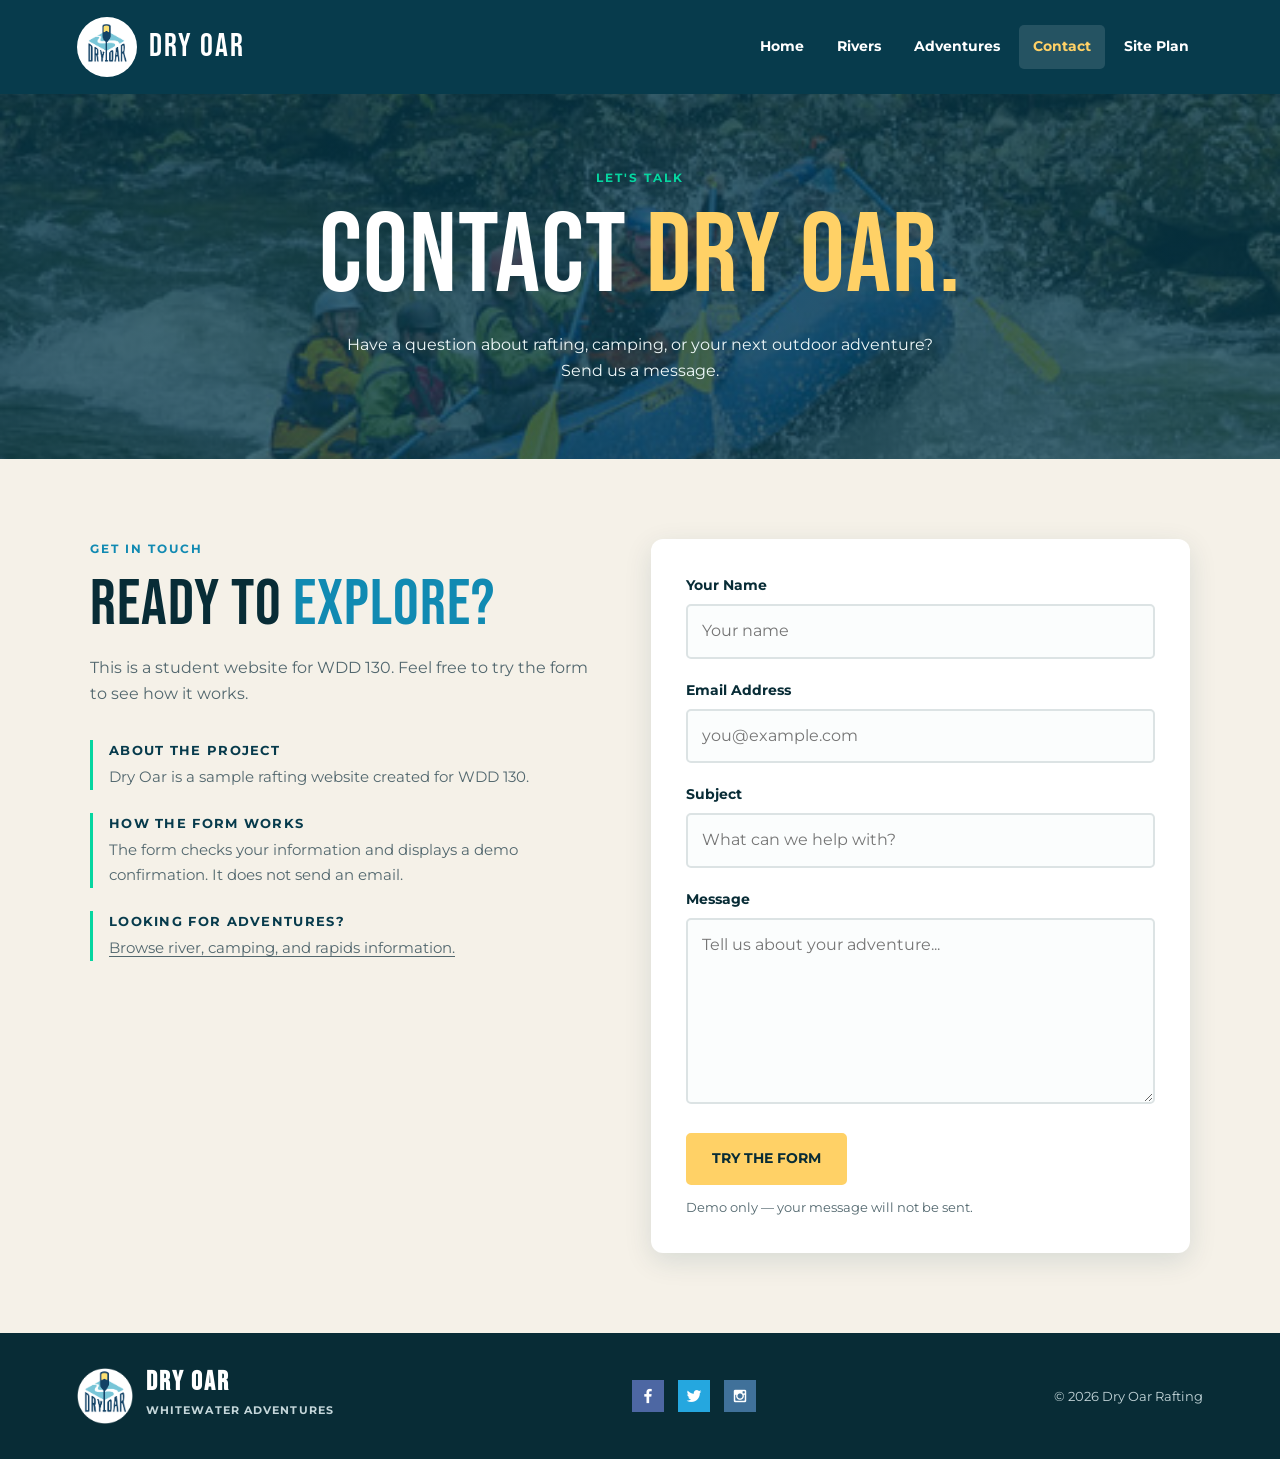
<file: wwr/contactus.html>
<!DOCTYPE html>
<html lang="en-us">

<head>
    <meta charset="UTF-8">
    <meta name="viewport" content="width=device-width, initial-scale=1.0">

    <meta name="description" content="Contact Dry Oar Rafting and try the contact form on this WDD 130 class project.">
    <link rel="icon" href="images/logo.png" type="image/png">
    <title>Dry Oar | Contact</title>

    <link rel="preconnect" href="https://fonts.googleapis.com">
    <link rel="preconnect" href="https://fonts.gstatic.com" crossorigin>

    <link href="https://fonts.googleapis.com/css2?family=Bebas+Neue&amp;family=Montserrat:wght@400;500;600;700&amp;family=Permanent+Marker&amp;display=swap" rel="stylesheet">

    <link rel="stylesheet" href="styles/rafting.css">
</head>

<body>
    <a class="skip-link" href="#main-content">Skip to main content</a>

    <!-- HEADER -->

    <header>

        <a href="index.html" class="logo-link">

            <img
                src="images/logo.png"
                alt="Dry Oar Rafting logo"
            >

            <span>DRY OAR</span>

        </a>


        <nav aria-label="Main navigation">

            <a href="index.html">
                Home
            </a>
            <a href="rivers.html">Rivers</a>

            <a href="index.html#adventures">
                Adventures
            </a>

            <a href="contactus.html" aria-current="page">Contact</a>

            <a href="site-plan-rafting.html">
                Site Plan
            </a>

        </nav>

    </header>


    <main id="main-content">

        <!-- CONTACT HERO -->

        <section class="contact-hero">

            <div>

                <p class="section-label">
                    LET'S TALK
                </p>

                <h1>
                    CONTACT
                    <span>DRY OAR.</span>
                </h1>

                <p>
                    Have a question about rafting, camping,
                    or your next outdoor adventure? Send us
                    a message.
                </p>

            </div>

        </section>


        <!-- CONTACT AREA -->

        <section class="contact-section">

            <div class="contact-info">

                <p class="section-label">
                    GET IN TOUCH
                </p>

                <h2>
                    READY TO
                    <span>EXPLORE?</span>
                </h2>

                <p>
                    This is a student website for WDD 130. Feel free to try the form to see how it works.
                </p>


                <div class="contact-details">
                    <div>
                        <strong>ABOUT THE PROJECT</strong>
                        <span>Dry Oar is a sample rafting website created for WDD 130.</span>
                    </div>
                    <div>
                        <strong>HOW THE FORM WORKS</strong>
                        <span>The form checks your information and displays a demo confirmation. It does not send an email.</span>
                    </div>
                    <div>
                        <strong>LOOKING FOR ADVENTURES?</strong>
                        <span><a href="rivers.html">Browse river, camping, and rapids information.</a></span>
                    </div>
                </div>
            </div>

            <!-- FORM -->

            <form id="contact-form">

                <label for="name">
                    Your Name
                </label>

                <input
                    type="text"
                    id="name"
                    name="name"
                    autocomplete="name"
                    required
                    placeholder="Your name"
                >


                <label for="email">
                    Email Address
                </label>

                <input
                    type="email"
                    id="email"
                    name="email"
                    autocomplete="email"
                    required
                    placeholder="you@example.com"
                >


                <label for="subject">
                    Subject
                </label>

                <input
                    type="text"
                    id="subject"
                    name="subject"
                    required
                    placeholder="What can we help with?"
                >


                <label for="message">
                    Message
                </label>

                <textarea
                    id="message"
                    name="message"
                    required
                    rows="6"
                    placeholder="Tell us about your adventure..."
                ></textarea>


                <button type="submit">TRY THE FORM</button>
                <p class="form-note">Demo only — your message will not be sent.</p>
                <p class="form-feedback" id="form-feedback" tabindex="-1" role="status" aria-live="polite" hidden></p>

            </form>

        </section>

    </main>


    <!-- FOOTER -->

    <footer>

        <div class="footer-brand">

            <img
                src="images/logo.png"
                alt="Dry Oar logo"
            >

            <div>

                <strong>DRY OAR</strong>

                <span>
                    WHITEWATER ADVENTURES
                </span>

            </div>

        </div>


        <div class="social">

            <a href="https://www.facebook.com/" target="_blank" rel="noopener noreferrer" aria-label="Facebook (opens new tab)">
                <img
                    src="images/facebook.png"
                    alt="Facebook"
                >
            </a>

            <a href="https://x.com/" target="_blank" rel="noopener noreferrer" aria-label="X (opens new tab)">
                <img
                    src="images/twitter.png"
                    alt="Twitter"
                >
            </a>

            <a href="https://www.instagram.com/" target="_blank" rel="noopener noreferrer" aria-label="Instagram (opens new tab)">
                <img
                    src="images/instagram.png"
                    alt="Instagram"
                >
            </a>

        </div>


        <p>
            © 2026 Dry Oar Rafting
        </p>

    </footer>

<script>
    // Demonstration form: no backend or email service is connected.
    const form = document.querySelector('#contact-form');
    const feedback = document.querySelector('#form-feedback');
    form.addEventListener('submit', (event) => {
        event.preventDefault();
        const visitorName = form.elements.name.value.trim();
        feedback.textContent = 'Thanks, ' + visitorName + '! Your form passed validation. This is a class project, so no message was sent.';
        feedback.hidden = false;
        form.reset();
        feedback.focus();
    });
</script>
</body>

</html>
</file>
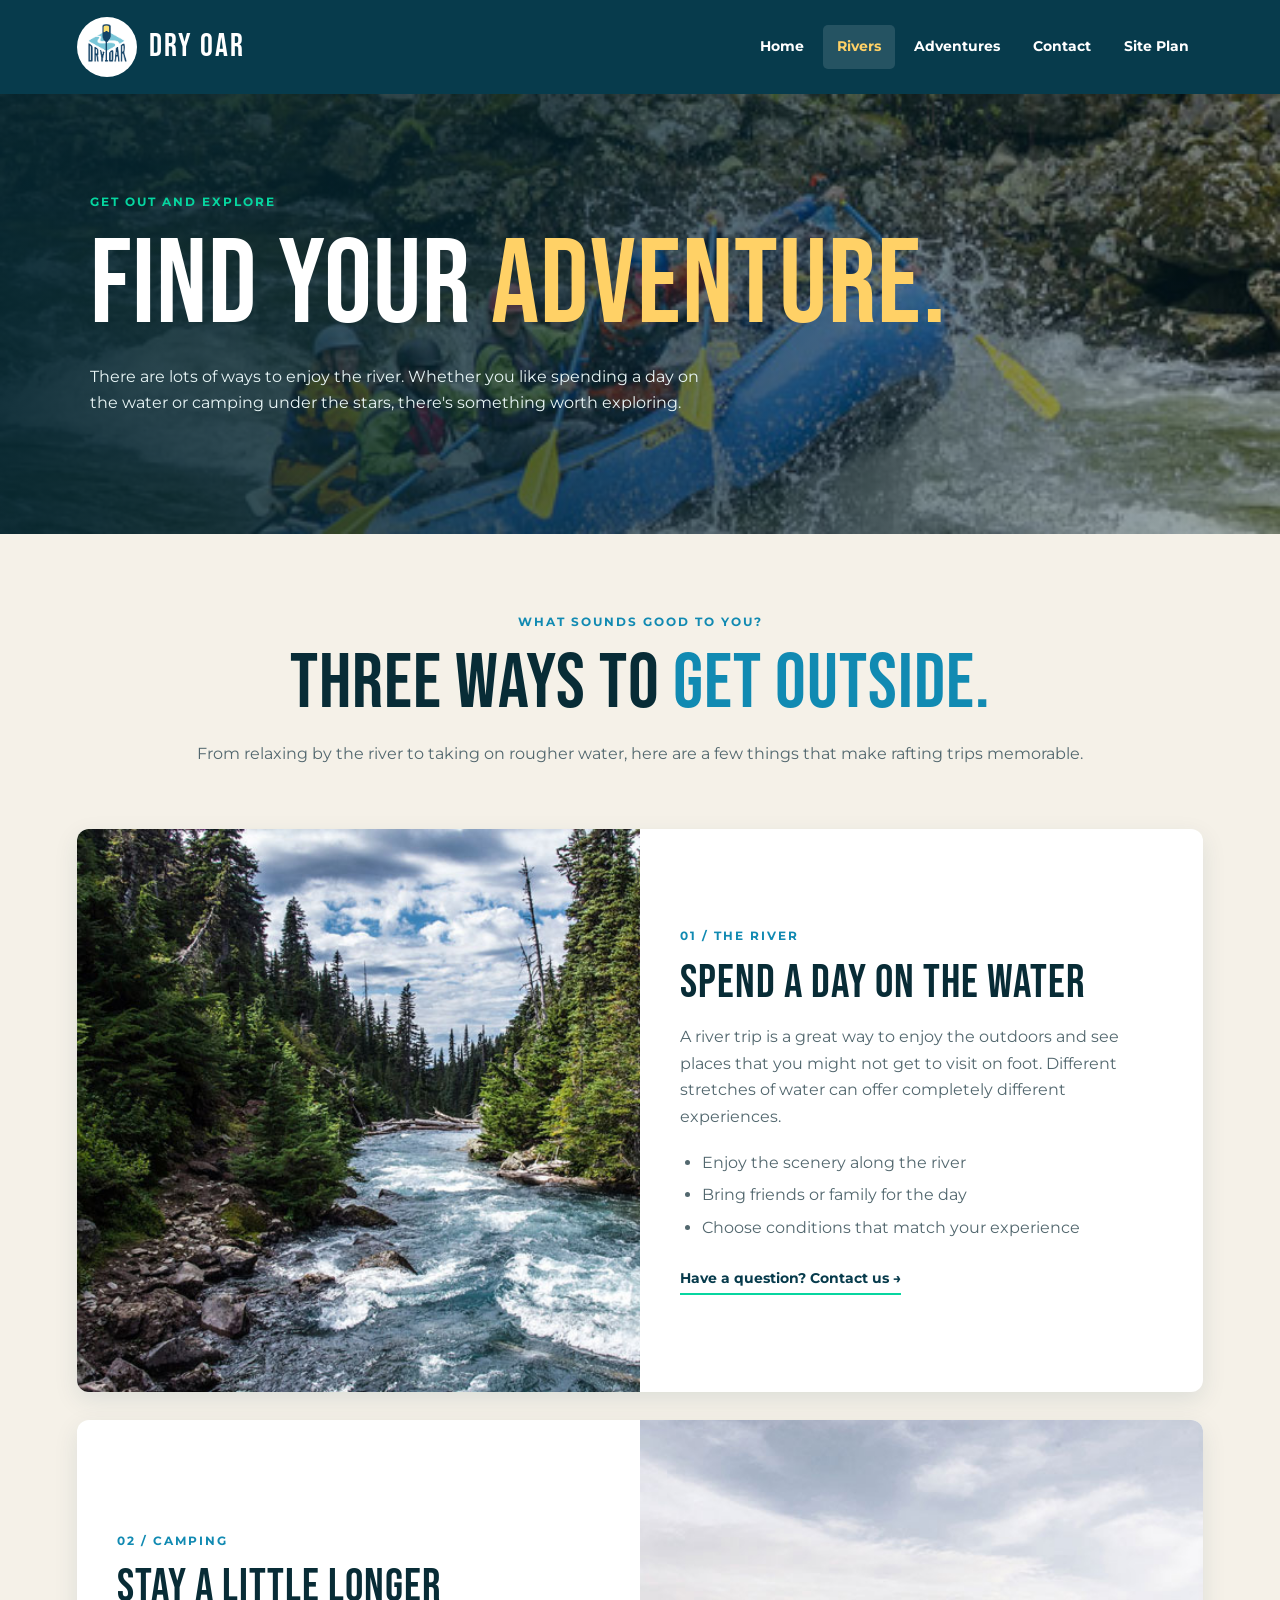
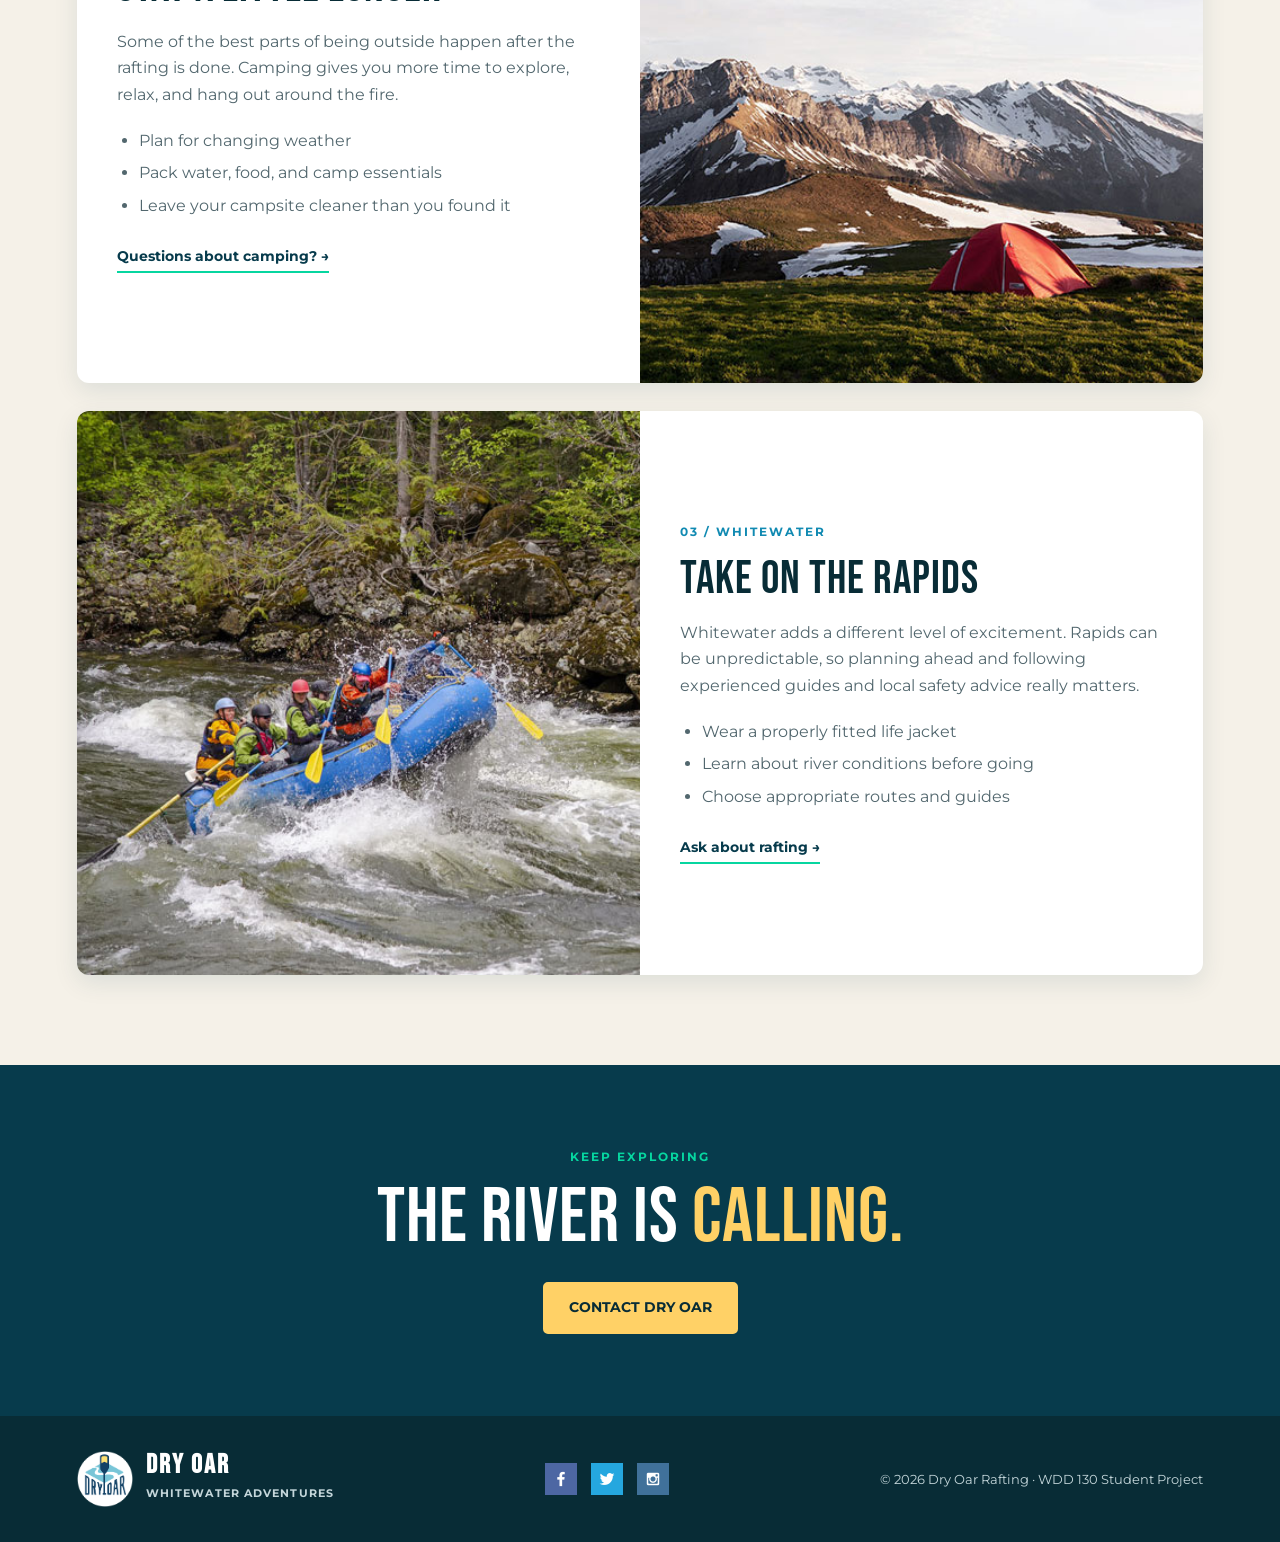
<file: wwr/rivers.html>
<!DOCTYPE html>
<html lang="en-us">
<head>
    <meta charset="UTF-8">
    <meta name="viewport" content="width=device-width, initial-scale=1.0">
    <meta name="description" content="Explore river days, camping, and whitewater rapids with Dry Oar Rafting, a WDD 130 student website.">
    <link rel="icon" href="images/logo.png" type="image/png">
    <title>Rivers &amp; Adventures | Dry Oar Rafting</title>
    <link rel="preconnect" href="https://fonts.googleapis.com">
    <link rel="preconnect" href="https://fonts.gstatic.com" crossorigin>
    <link href="https://fonts.googleapis.com/css2?family=Bebas+Neue&amp;family=Montserrat:wght@400;500;600;700&amp;family=Permanent+Marker&amp;display=swap" rel="stylesheet">
    <link rel="stylesheet" href="styles/rafting.css">
</head>
<body>
    <a class="skip-link" href="#main-content">Skip to main content</a>
    <header>
        <a href="index.html" class="logo-link">
            <img src="images/logo.png" alt="Dry Oar Rafting logo">
            <span>DRY OAR</span>
        </a>
        <nav aria-label="Main navigation">
            <a href="index.html">Home</a>
            <a href="rivers.html" aria-current="page">Rivers</a>
            <a href="index.html#adventures">Adventures</a>
            <a href="contactus.html">Contact</a>
            <a href="site-plan-rafting.html">Site Plan</a>
        </nav>
    </header>

    <main id="main-content">
        <section class="inner-hero">
            <img src="images/rapids.jpg" alt="River rapids flowing between rocky banks">
            <div class="inner-content">
                <p class="section-label">GET OUT AND EXPLORE</p>
                <h1>FIND YOUR <span>ADVENTURE.</span></h1>
                <p>There are lots of ways to enjoy the river. Whether you like spending a day on the water or camping under the stars, there's something worth exploring.</p>
            </div>
        </section>

        <section class="trip-intro">
            <p class="section-label">WHAT SOUNDS GOOD TO YOU?</p>
            <h2>THREE WAYS TO <span>GET OUTSIDE.</span></h2>
            <p>From relaxing by the river to taking on rougher water, here are a few things that make rafting trips memorable.</p>
        </section>

        <section class="river-list" aria-label="River adventure ideas">
            <article class="river-trip" id="rivers">
                <img class="river-trip-image" src="images/rivers.jpg" alt="A winding river through a green mountain valley" loading="lazy">
                <div class="river-trip-content">
                    <p class="section-label">01 / THE RIVER</p>
                    <h3>SPEND A DAY ON THE WATER</h3>
                    <p>A river trip is a great way to enjoy the outdoors and see places that you might not get to visit on foot. Different stretches of water can offer completely different experiences.</p>
                    <ul>
                        <li>Enjoy the scenery along the river</li>
                        <li>Bring friends or family for the day</li>
                        <li>Choose conditions that match your experience</li>
                    </ul>
                    <a class="text-link" href="contactus.html">Have a question? Contact us →</a>
                </div>
            </article>

            <article class="river-trip" id="camping">
                <img class="river-trip-image" src="images/camping.jpg" alt="A campsite surrounded by trees" loading="lazy">
                <div class="river-trip-content">
                    <p class="section-label">02 / CAMPING</p>
                    <h3>STAY A LITTLE LONGER</h3>
                    <p>Some of the best parts of being outside happen after the rafting is done. Camping gives you more time to explore, relax, and hang out around the fire.</p>
                    <ul>
                        <li>Plan for changing weather</li>
                        <li>Pack water, food, and camp essentials</li>
                        <li>Leave your campsite cleaner than you found it</li>
                    </ul>
                    <a class="text-link" href="contactus.html">Questions about camping? →</a>
                </div>
            </article>

            <article class="river-trip" id="rapids">
                <img class="river-trip-image" src="images/rapids.jpg" alt="Fast-moving whitewater rushing over rocks" loading="lazy">
                <div class="river-trip-content">
                    <p class="section-label">03 / WHITEWATER</p>
                    <h3>TAKE ON THE RAPIDS</h3>
                    <p>Whitewater adds a different level of excitement. Rapids can be unpredictable, so planning ahead and following experienced guides and local safety advice really matters.</p>
                    <ul>
                        <li>Wear a properly fitted life jacket</li>
                        <li>Learn about river conditions before going</li>
                        <li>Choose appropriate routes and guides</li>
                    </ul>
                    <a class="text-link" href="contactus.html">Ask about rafting →</a>
                </div>
            </article>
        </section>

        <section class="cta">
            <p class="section-label">KEEP EXPLORING</p>
            <h2>THE RIVER IS <span>CALLING.</span></h2>
            <a class="button" href="contactus.html">CONTACT DRY OAR</a>
        </section>
    </main>

    <footer>
        <div class="footer-brand">
            <img src="images/logo.png" alt="Dry Oar logo">
            <div>
                <strong>DRY OAR</strong>
                <span>WHITEWATER ADVENTURES</span>
            </div>
        </div>
        <div class="social">
            <a href="https://www.facebook.com/" target="_blank" rel="noopener noreferrer" aria-label="Facebook (opens new tab)">
                <img src="images/facebook.png" alt="Facebook">
            </a>
            <a href="https://x.com/" target="_blank" rel="noopener noreferrer" aria-label="X (opens new tab)">
                <img src="images/twitter.png" alt="X">
            </a>
            <a href="https://www.instagram.com/" target="_blank" rel="noopener noreferrer" aria-label="Instagram (opens new tab)">
                <img src="images/instagram.png" alt="Instagram">
            </a>
        </div>
        <p>© 2026 Dry Oar Rafting · WDD 130 Student Project</p>
    </footer>
</body>
</html>
</file>
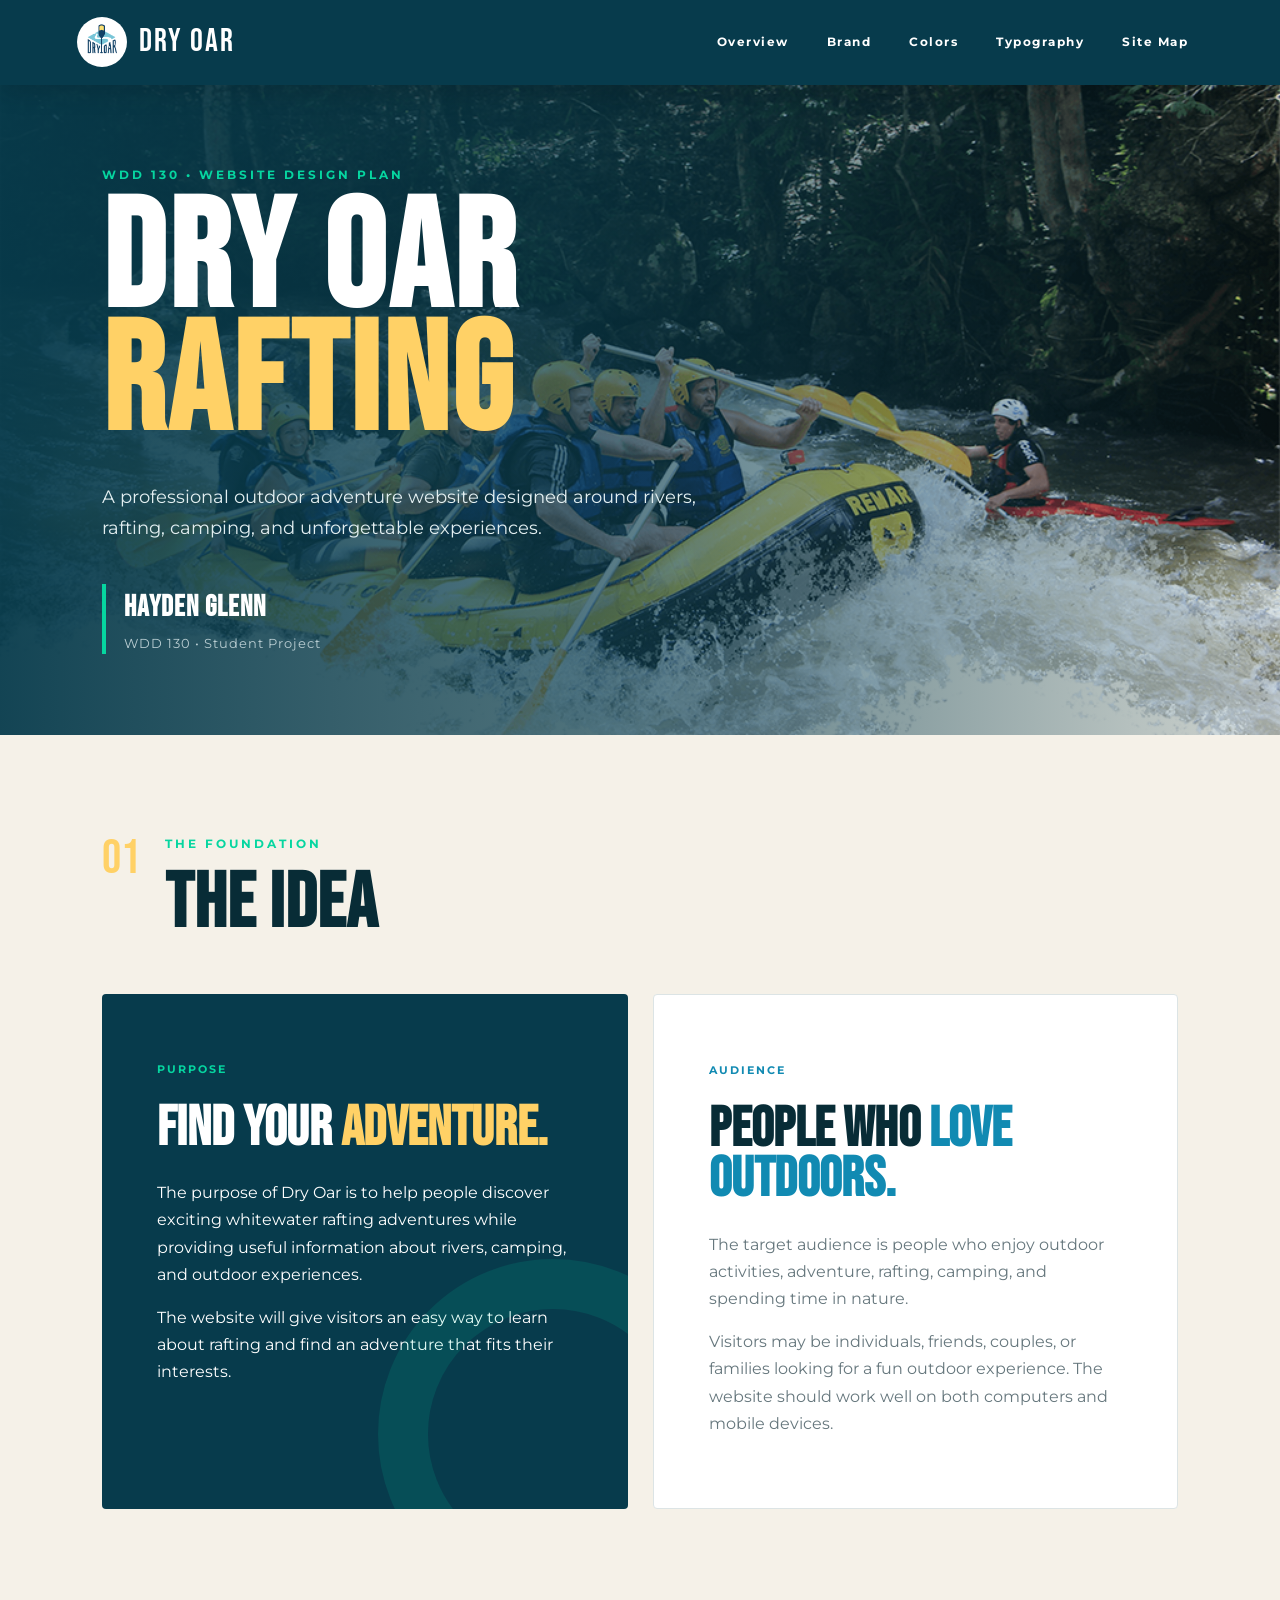
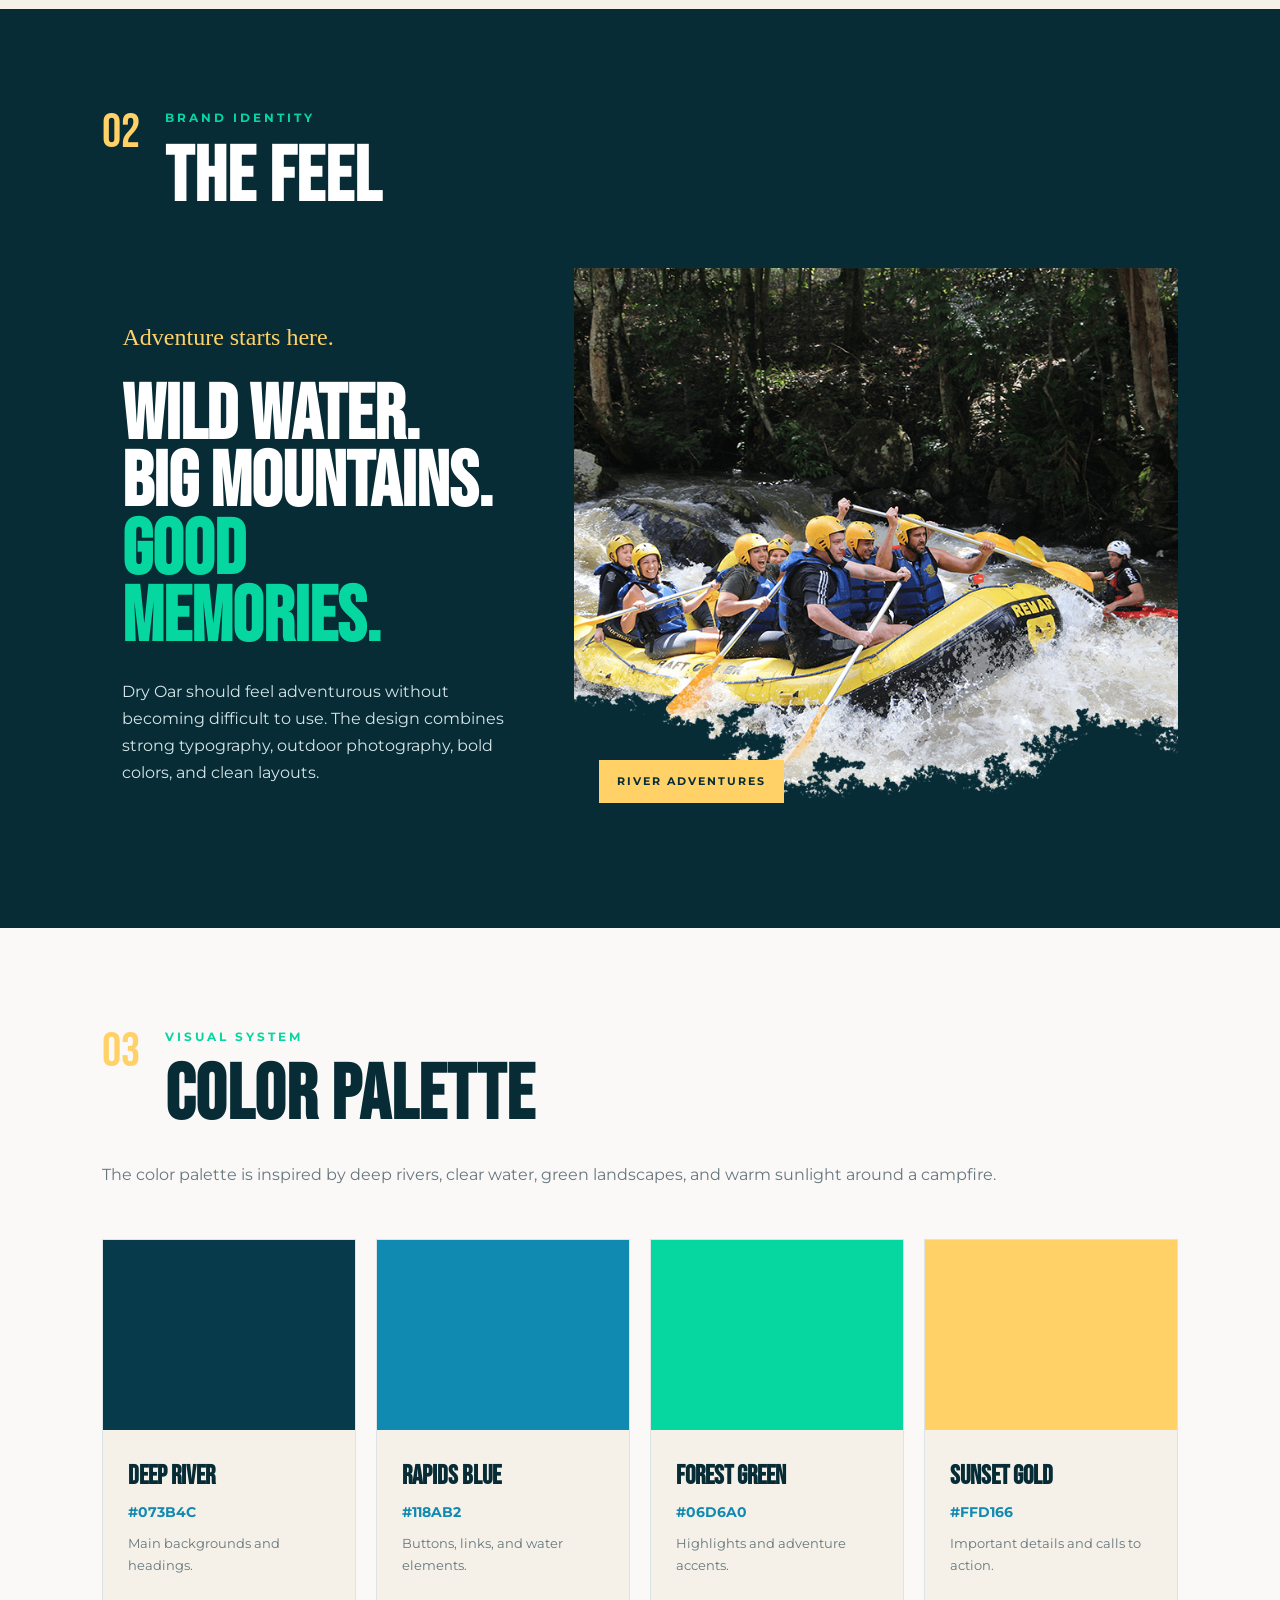
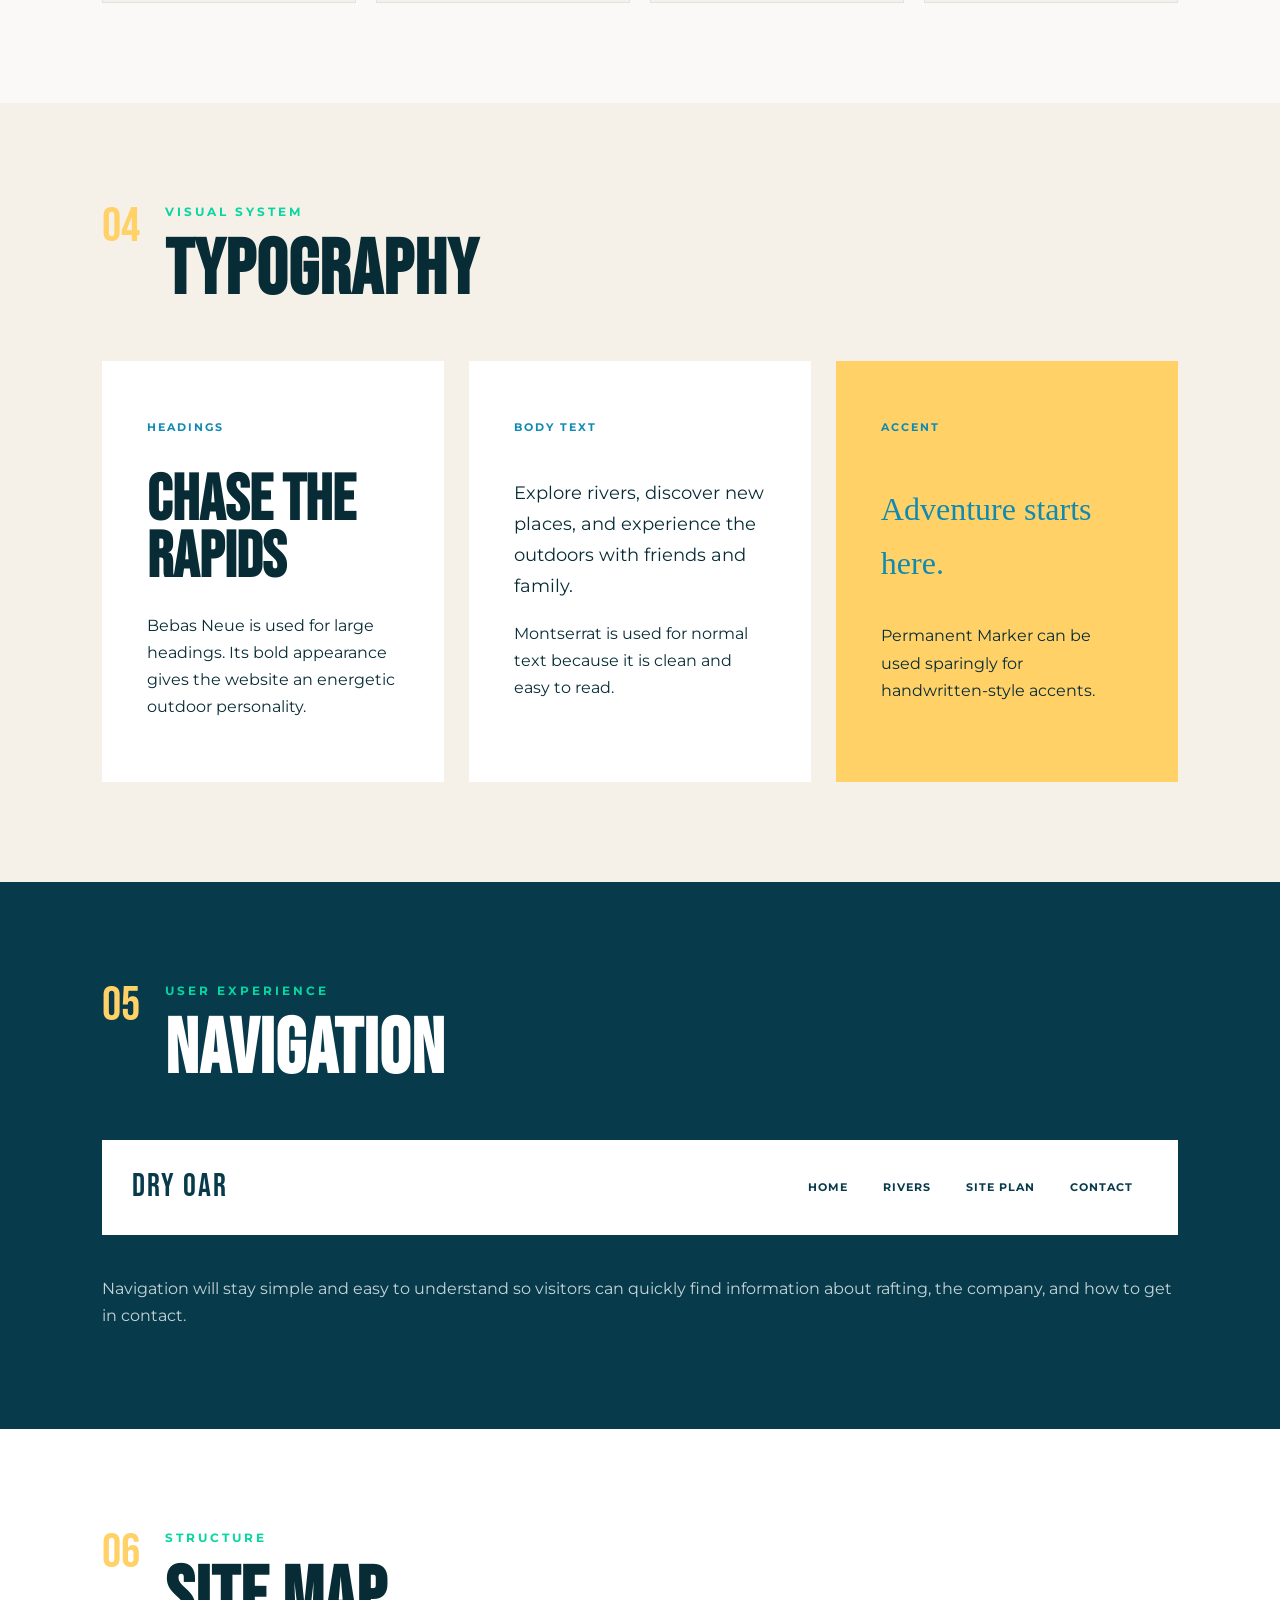
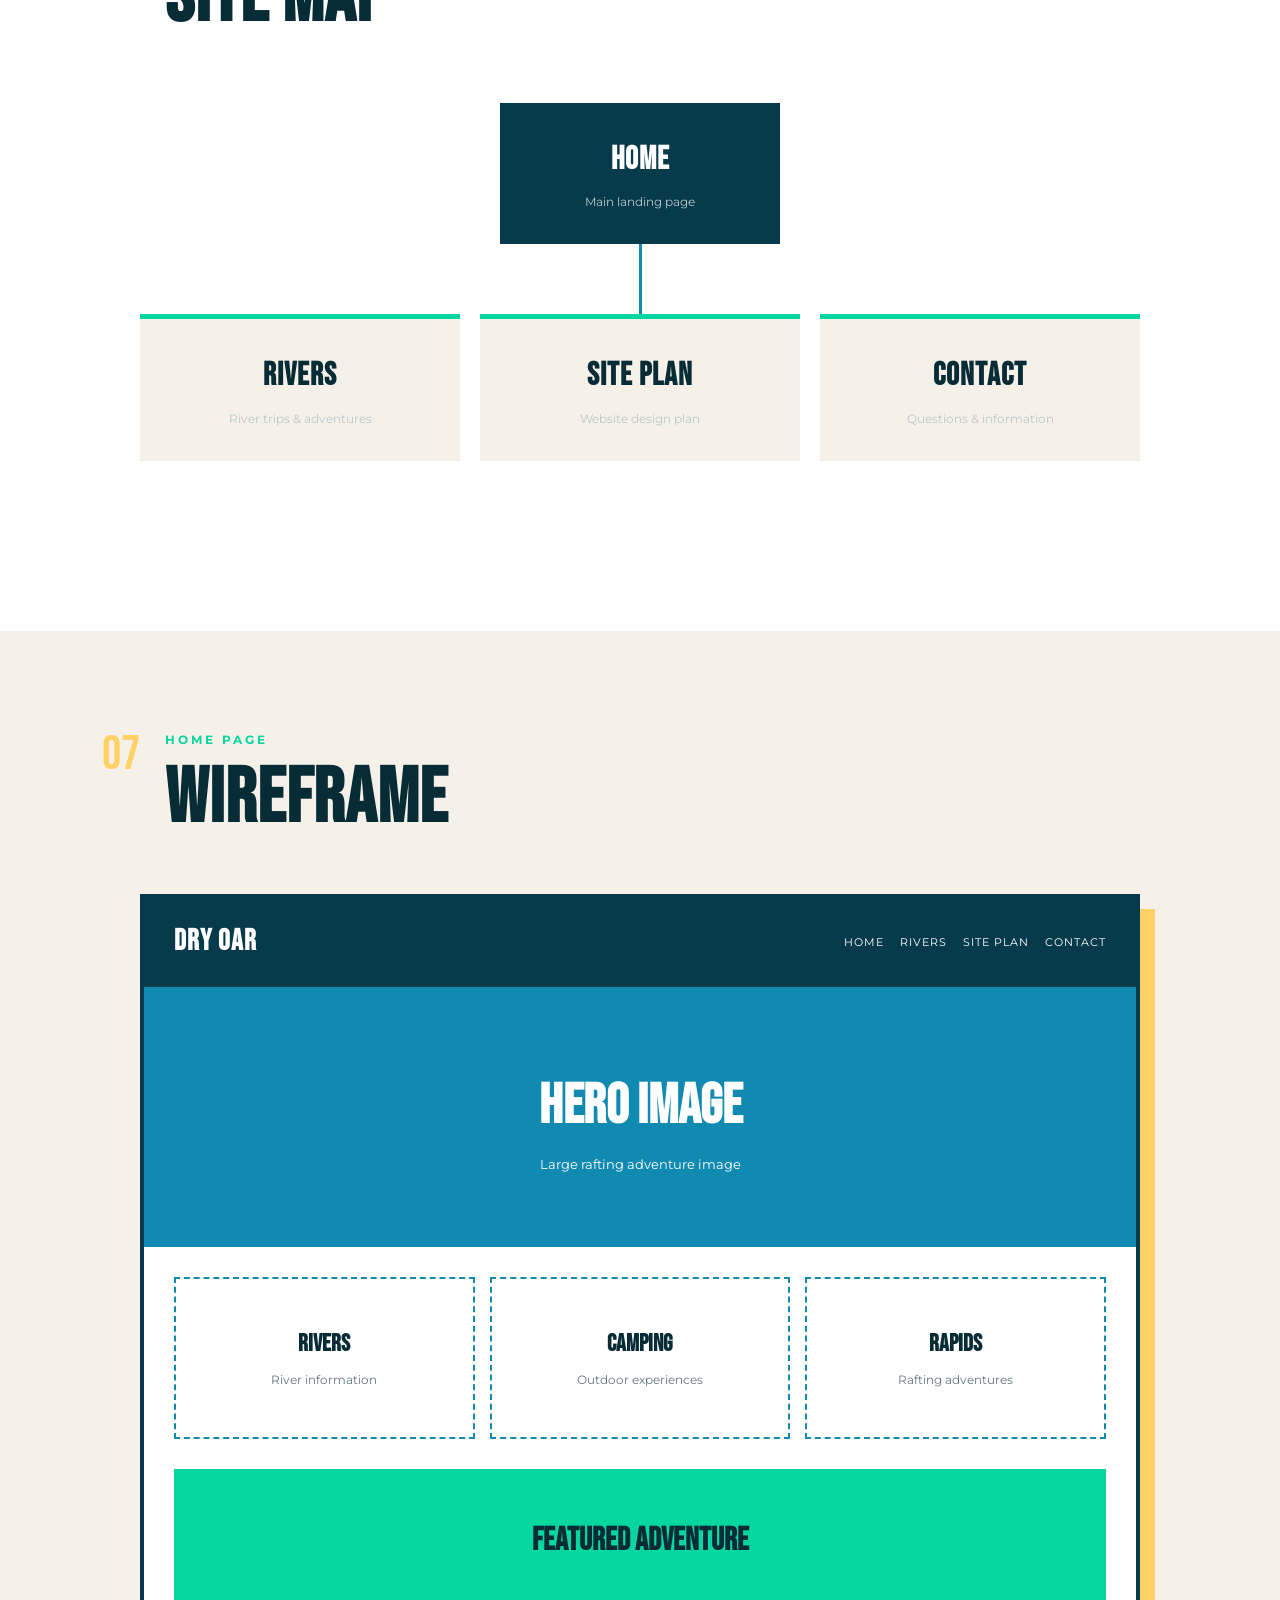
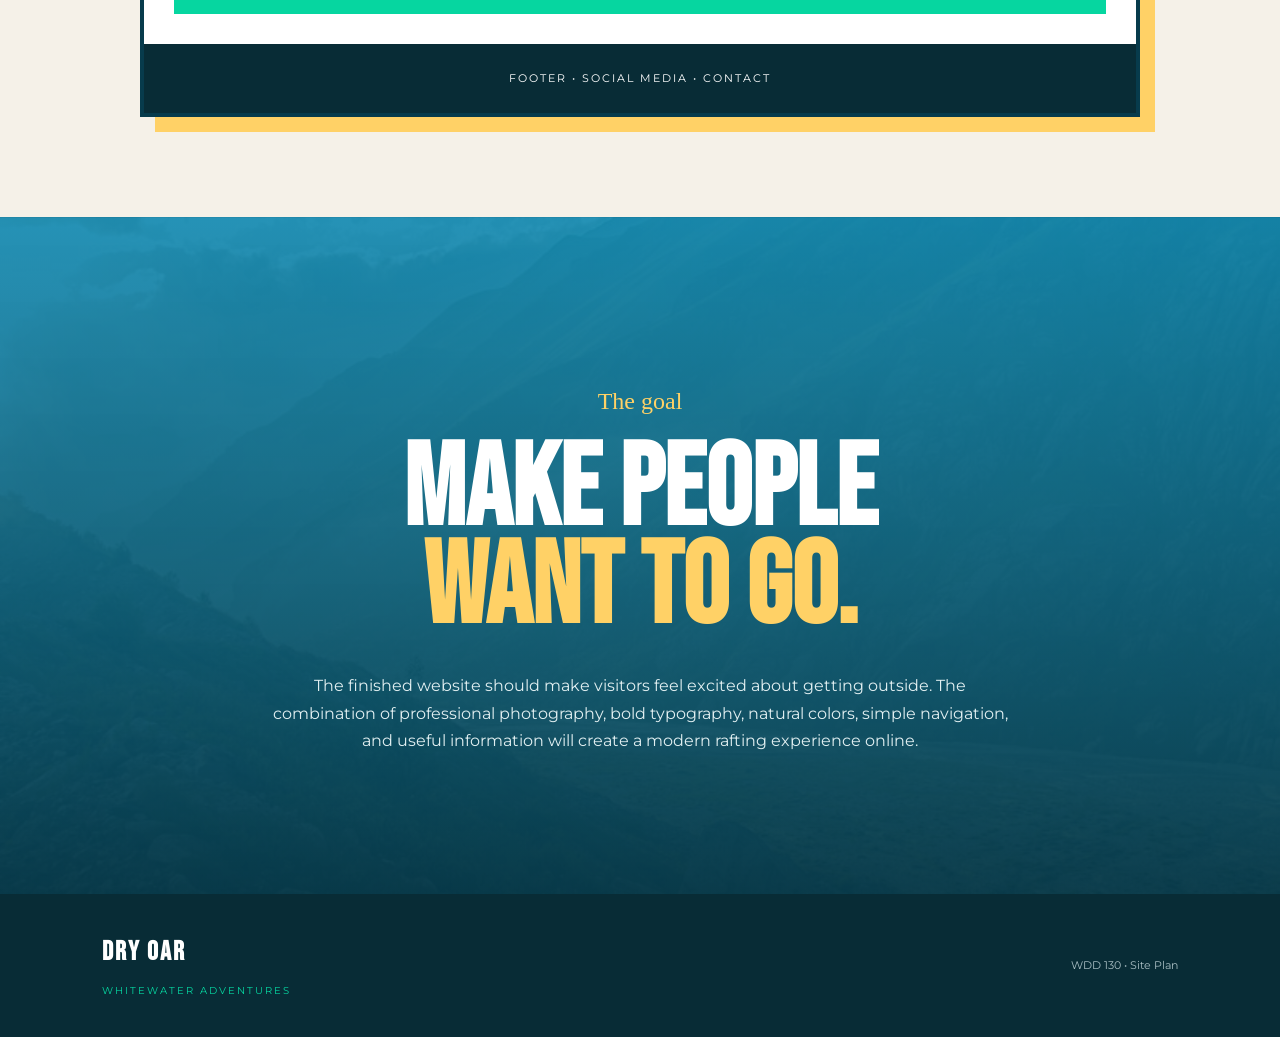
<file: wwr/site-plan-rafting.html>
<!DOCTYPE html>
<html lang="en-us">

<head>
    <meta charset="UTF-8">
    <meta name="viewport" content="width=device-width, initial-scale=1.0">

    <meta name="description" content="The WDD 130 site plan for Dry Oar Rafting, including the audience, color palette, typography, navigation, and wireframe.">
    <link rel="icon" href="images/logo.png" type="image/png">
    <title>Dry Oar | Site Plan</title>

    <link rel="preconnect" href="https://fonts.googleapis.com">
    <link rel="preconnect" href="https://fonts.gstatic.com" crossorigin>

    <link href="https://fonts.googleapis.com/css2?family=Bebas+Neue&amp;family=Montserrat:wght@400;500;600;700&amp;family=Permanent+Marker&amp;display=swap" rel="stylesheet">

    <link rel="stylesheet" href="styles/site-plan-rafting.css">
</head>

<body>

    <header class="site-header">

        <a href="index.html" class="brand">
            <img src="images/logo.png" alt="Dry Oar Rafting logo">
            <span>DRY OAR</span>
        </a>

        <nav>
            <a href="#overview">Overview</a>
            <a href="#brand">Brand</a>
            <a href="#colors">Colors</a>
            <a href="#type">Typography</a>
            <a href="#map">Site Map</a>
        </nav>

    </header>


    <main>

        <!-- HERO -->

        <section class="plan-hero">

            <div class="hero-content">

                <p class="eyebrow">
                    WDD 130 • WEBSITE DESIGN PLAN
                </p>

                <h1>
                    DRY OAR
                    <span>RAFTING</span>
                </h1>

                <p class="hero-description">
                    A professional outdoor adventure website
                    designed around rivers, rafting, camping,
                    and unforgettable experiences.
                </p>

                <div class="student-info">
                    <strong>Hayden Glenn</strong>
                    <span>WDD 130 • Student Project</span>
                </div>

            </div>

        </section>


        <!-- OVERVIEW -->

        <section class="section overview" id="overview">

            <div class="section-heading">

                <p class="section-number">01</p>

                <div>
                    <p class="eyebrow">THE FOUNDATION</p>
                    <h2>THE IDEA</h2>
                </div>

            </div>


            <div class="overview-grid">

                <article class="feature-card dark-card">

                    <p class="card-label">PURPOSE</p>

                    <h3>
                        FIND YOUR
                        <span>ADVENTURE.</span>
                    </h3>

                    <p>
                        The purpose of Dry Oar is to help people
                        discover exciting whitewater rafting
                        adventures while providing useful
                        information about rivers, camping,
                        and outdoor experiences.
                    </p>

                    <p>
                        The website will give visitors an easy
                        way to learn about rafting and find an
                        adventure that fits their interests.
                    </p>

                </article>


                <article class="feature-card white-card">

                    <p class="card-label">AUDIENCE</p>

                    <h3>
                        PEOPLE WHO
                        <span>LOVE OUTDOORS.</span>
                    </h3>

                    <p>
                        The target audience is people who enjoy
                        outdoor activities, adventure, rafting,
                        camping, and spending time in nature.
                    </p>

                    <p>
                        Visitors may be individuals, friends,
                        couples, or families looking for a fun
                        outdoor experience. The website should
                        work well on both computers and mobile
                        devices.
                    </p>

                </article>

            </div>

        </section>


        <!-- BRAND -->

        <section class="section brand-section" id="brand">

            <div class="section-heading">

                <p class="section-number">02</p>

                <div>
                    <p class="eyebrow">BRAND IDENTITY</p>
                    <h2>THE FEEL</h2>
                </div>

            </div>


            <div class="brand-grid">

                <div class="brand-copy">

                    <p class="handwritten">
                        Adventure starts here.
                    </p>

                    <h3>
                        WILD WATER.
                        <br>
                        BIG MOUNTAINS.
                        <br>
                        <span>GOOD MEMORIES.</span>
                    </h3>

                    <p>
                        Dry Oar should feel adventurous without
                        becoming difficult to use. The design
                        combines strong typography, outdoor
                        photography, bold colors, and clean
                        layouts.
                    </p>

                </div>


                <div class="brand-image">

                    <img
                        src="images/hero.png"
                        alt="People enjoying a rafting adventure"
                    >

                    <div class="image-tag">
                        RIVER ADVENTURES
                    </div>

                </div>

            </div>

        </section>


        <!-- COLORS -->

        <section class="section colors-section" id="colors">

            <div class="section-heading">

                <p class="section-number">03</p>

                <div>
                    <p class="eyebrow">VISUAL SYSTEM</p>
                    <h2>COLOR PALETTE</h2>
                </div>

            </div>


            <p class="section-intro">
                The color palette is inspired by deep rivers,
                clear water, green landscapes, and warm
                sunlight around a campfire.
            </p>


            <div class="colors">

                <article class="color-card">

                    <div class="swatch river"></div>

                    <div class="color-info">
                        <h3>DEEP RIVER</h3>
                        <strong>#073B4C</strong>
                        <p>Main backgrounds and headings.</p>
                    </div>

                </article>


                <article class="color-card">

                    <div class="swatch water"></div>

                    <div class="color-info">
                        <h3>RAPIDS BLUE</h3>
                        <strong>#118AB2</strong>
                        <p>Buttons, links, and water elements.</p>
                    </div>

                </article>


                <article class="color-card">

                    <div class="swatch forest"></div>

                    <div class="color-info">
                        <h3>FOREST GREEN</h3>
                        <strong>#06D6A0</strong>
                        <p>Highlights and adventure accents.</p>
                    </div>

                </article>


                <article class="color-card">

                    <div class="swatch gold"></div>

                    <div class="color-info">
                        <h3>SUNSET GOLD</h3>
                        <strong>#FFD166</strong>
                        <p>Important details and calls to action.</p>
                    </div>

                </article>

            </div>

        </section>


        <!-- TYPOGRAPHY -->

        <section class="section typography-section" id="type">

            <div class="section-heading">

                <p class="section-number">04</p>

                <div>
                    <p class="eyebrow">VISUAL SYSTEM</p>
                    <h2>TYPOGRAPHY</h2>
                </div>

            </div>


            <div class="type-grid">

                <article class="type-card">

                    <p class="type-label">
                        HEADINGS
                    </p>

                    <h3 class="display-font">
                        CHASE THE RAPIDS
                    </h3>

                    <p>
                        Bebas Neue is used for large headings.
                        Its bold appearance gives the website
                        an energetic outdoor personality.
                    </p>

                </article>


                <article class="type-card">

                    <p class="type-label">
                        BODY TEXT
                    </p>

                    <p class="body-example">
                        Explore rivers, discover new places,
                        and experience the outdoors with
                        friends and family.
                    </p>

                    <p>
                        Montserrat is used for normal text
                        because it is clean and easy to read.
                    </p>

                </article>


                <article class="type-card gold-card">

                    <p class="type-label">
                        ACCENT
                    </p>

                    <p class="marker-example">
                        Adventure starts here.
                    </p>

                    <p>
                        Permanent Marker can be used sparingly
                        for handwritten-style accents.
                    </p>

                </article>

            </div>

        </section>


        <!-- NAVIGATION -->

        <section class="section navigation-section">

            <div class="section-heading">

                <p class="section-number">05</p>

                <div>
                    <p class="eyebrow">USER EXPERIENCE</p>
                    <h2>NAVIGATION</h2>
                </div>

            </div>


            <div class="nav-preview">

                <div class="nav-logo">
                    DRY OAR
                </div>

                <div class="nav-links">

                    <a href="index.html">HOME</a>

                    <a href="rivers.html">RIVERS</a>

                    <a href="site-plan-rafting.html">
                        SITE PLAN
                    </a>

                    <a href="contactus.html">
                        CONTACT
                    </a>

                </div>

            </div>


            <p class="section-intro">
                Navigation will stay simple and easy to
                understand so visitors can quickly find
                information about rafting, the company,
                and how to get in contact.
            </p>

        </section>


        <!-- SITE MAP -->

        <section class="section sitemap-section" id="map">

            <div class="section-heading">

                <p class="section-number">06</p>

                <div>
                    <p class="eyebrow">STRUCTURE</p>
                    <h2>SITE MAP</h2>
                </div>

            </div>


            <div class="sitemap">

                <div class="map-home">

                    <strong>HOME</strong>

                    <span>
                        Main landing page
                    </span>

                </div>


                <div class="map-connector"></div>


                <div class="map-children">

                    <div>
                        <strong>RIVERS</strong>
                        <span>River trips & adventures</span>
                    </div>

                    <div>
                        <strong>SITE PLAN</strong>
                        <span>Website design plan</span>
                    </div>

                    <div>
                        <strong>CONTACT</strong>
                        <span>Questions & information</span>
                    </div>

                </div>

            </div>

        </section>


        <!-- WIREFRAME -->

        <section class="section wireframe-section">

            <div class="section-heading">

                <p class="section-number">07</p>

                <div>
                    <p class="eyebrow">HOME PAGE</p>
                    <h2>WIREFRAME</h2>
                </div>

            </div>


            <div class="wireframe">

                <div class="wire-header">

                    <strong>DRY OAR</strong>

                    <span>
                        HOME &nbsp;&nbsp;
                        RIVERS &nbsp;&nbsp;
                        SITE PLAN &nbsp;&nbsp;
                        CONTACT
                    </span>

                </div>


                <div class="wire-hero">

                    <strong>
                        HERO IMAGE
                    </strong>

                    <span>
                        Large rafting adventure image
                    </span>

                </div>


                <div class="wire-cards">

                    <div>
                        <strong>RIVERS</strong>
                        <span>River information</span>
                    </div>

                    <div>
                        <strong>CAMPING</strong>
                        <span>Outdoor experiences</span>
                    </div>

                    <div>
                        <strong>RAPIDS</strong>
                        <span>Rafting adventures</span>
                    </div>

                </div>


                <div class="wire-feature">

                    <strong>
                        FEATURED ADVENTURE
                    </strong>

                </div>


                <div class="wire-footer">

                    FOOTER • SOCIAL MEDIA • CONTACT

                </div>

            </div>

        </section>


        <!-- FINAL VISION -->

        <section class="final-vision">

            <p class="handwritten">
                The goal
            </p>

            <h2>
                MAKE PEOPLE
                <span>WANT TO GO.</span>
            </h2>

            <p>
                The finished website should make visitors feel
                excited about getting outside. The combination
                of professional photography, bold typography,
                natural colors, simple navigation, and useful
                information will create a modern rafting
                experience online.
            </p>

        </section>

    </main>


    <footer>

        <div>
            <strong>DRY OAR</strong>
            <span>WHITEWATER ADVENTURES</span>
        </div>

        <p>
            WDD 130 • Site Plan
        </p>

    </footer>

</body>

</html>
</file>
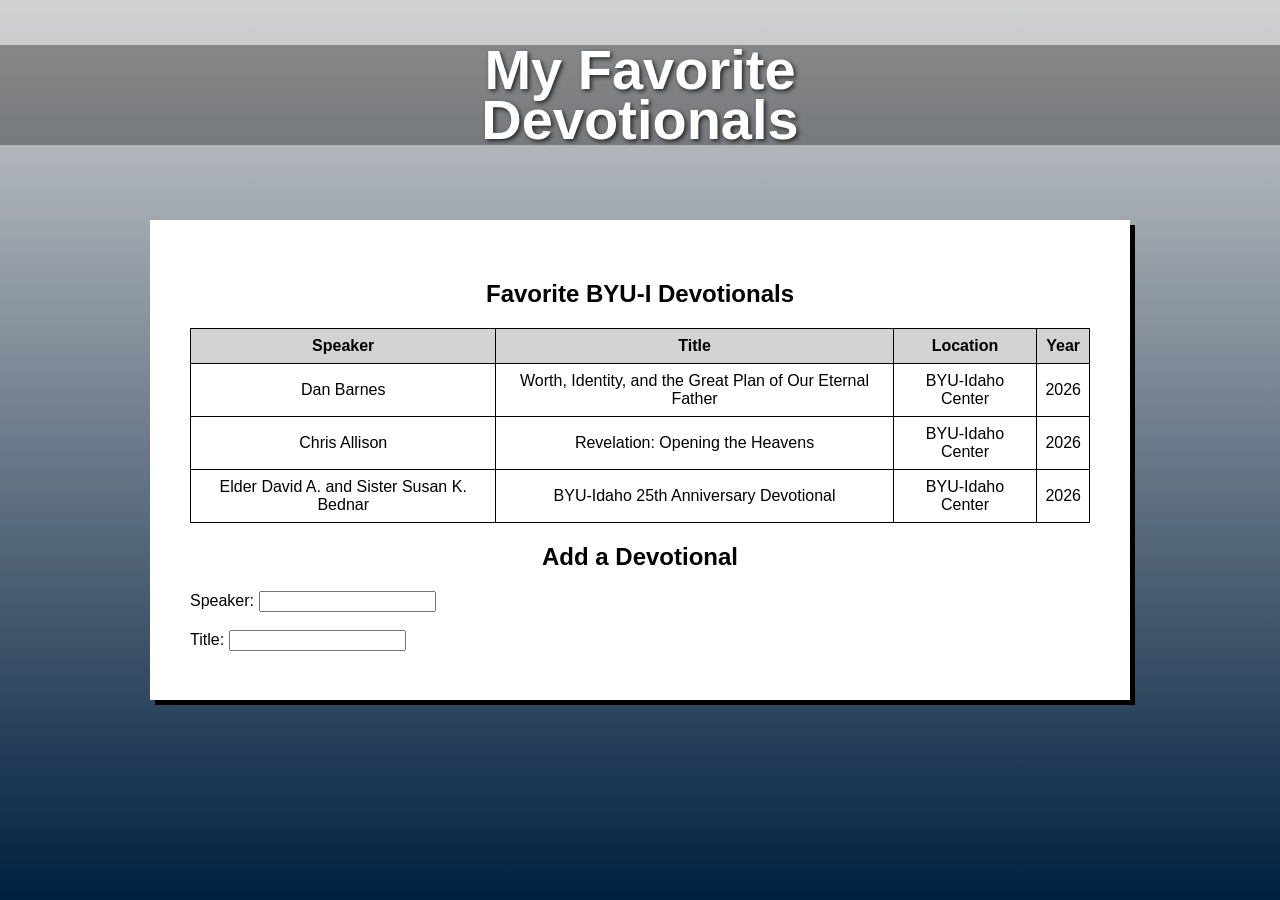
<file: ice/favorite_devo/favdevo.html>
<!DOCTYPE html>
<html lang="en">
<head>
  <meta charset="UTF-8">
  <meta name="viewport" content="width=device-width, initial-scale=1.0">
  <title>My Favorite Devotionals</title>
  <link rel="stylesheet" href="styles/styles.css">
</head>
<body>
  <div class="container">
    <header class="header">
      <div class="header-image">
        <h1>My Favorite<br>Devotionals</h1>
      </div>
    </header>
    <main>
      <div class="content-box">
        <h2>Favorite BYU-I Devotionals</h2>

        <table>
          <tr>
            <th>Speaker</th>
            <th>Title</th>
            <th>Location</th>
            <th>Year</th>
          </tr>
          <tr>
            <td>Dan Barnes</td>
            <td>Worth, Identity, and the Great Plan of Our Eternal Father</td>
            <td>BYU-Idaho Center</td>
            <td>2026</td>
          </tr>
          <tr>
            <td>Chris Allison</td>
            <td>Revelation: Opening the Heavens</td>
            <td>BYU-Idaho Center</td>
            <td>2026</td>
          </tr>
          <tr>
            <td>Elder David A. and Sister Susan K. Bednar</td>
            <td>BYU-Idaho 25th Anniversary Devotional</td>
            <td>BYU-Idaho Center</td>
            <td>2026</td>
          </tr>
        </table>

        <h2>Add a Devotional</h2>
        <form>
          <label for="speaker">Speaker:</label>
          <input type="text" id="speaker" name="speaker">
          <br><br>
          <label for="title">Title:</label>
          <input type="text" id="title" name="title">
        </form>
      </div>
    </main>
  </div>
</body>
</html>
</file>
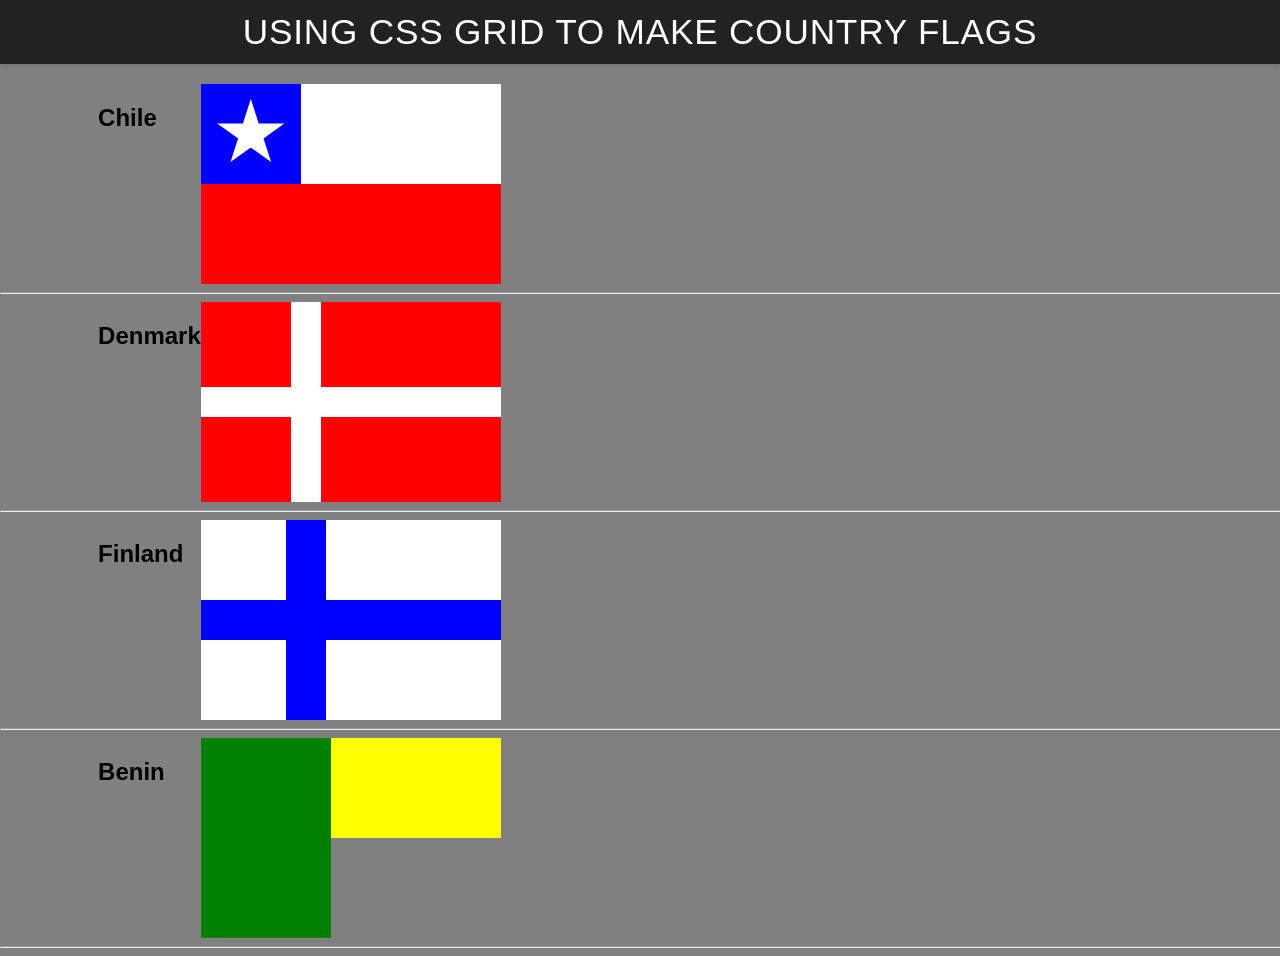
<file: ice/grid_flags/flags.html>
<!DOCTYPE html>
<html lang="en">

<head>
    <meta charset="UTF-8">
    <meta name="viewport" content="width=device-width, initial-scale=1.0">
    <title>Flag</title>
    <style>
        body {
            margin: 0;
            font-family: 'Helvetica Neue', sans-serif;
            background-color: gray;
        }

        header {
            background-color: #222;
            color: #fff;
            padding: 0.75rem 1.5rem;
            display: flex;
            align-items: center;
            justify-content: center;
            font-size: 1.1rem;
            letter-spacing: 0.05rem;
            text-transform: uppercase;
            box-shadow: 0 2px 4px rgba(0, 0, 0, 0.1);
        }

        header h1 {
            margin: 0;
            font-weight: 400;
        }
        main {
            display: grid;
            grid-template-columns: .1fr .1fr 1fr .1fr;
            margin-top: 20px;
        }
        hr {
            width: 100%;
            grid-column: 1 / 5;
        }
        h2 {
            grid-column: 2/3;
        }

        #blue {
            background: blue;
            grid-column: 1 / 2;
            display: grid;
            align-items: center;
            justify-items: center;
        }

        #white {
            background: white;
            grid-column: 2 / 4;
        }

        #red {
            background: red;
            grid-column: 1 / 4;
        }

        #chile {
            display: grid;
            grid-template-columns: 1fr 1fr 1fr;
            grid-template-rows: 1fr 1fr;
            height: 200px;
            width: 300px;
        }

        .star {
            width: 70px;
            aspect-ratio: 1;
            background: white;
            clip-path: polygon(50% 0, 79% 90%, 2% 35%, 98% 35%, 21% 90%);
        }


        /* Denmark */
        #denmark {
            display: grid;
            grid-template-columns: 90px 30px 180px;
            grid-template-rows: 85px 30px 85px;
            width: 300px;
            height: 200px;
            background-color: white;
        }

        #dred1 {
            background-color: red;
            grid-column: 1;
            grid-row: 1;
        }

        #dred2 {
            background-color: red;
            grid-column: 3;
            grid-row: 1;
        }

        #dred3 {
            background-color: red;
            grid-column: 1;
            grid-row: 3;
        }

        #dred4 {
            background-color: red;
            grid-column: 3;
            grid-row: 3;
        }

        /* Finland */
        #finland {
            display: grid;
            grid-template-columns: 85px 40px 175px;
            grid-template-rows: 80px 40px 80px;
            width: 300px;
            height: 200px;
            background-color: blue;
        }

        #fwhite1 {
            background-color: white;
            grid-column: 1;
            grid-row: 1;
        }

        #fwhite2 {
            background-color: white;
            grid-column: 3;
            grid-row: 1;
        }

        #fwhite3 {
            background-color: white;
            grid-column: 1;
            grid-row: 3;
        }

        #fwhite4 {
            background-color: white;
            grid-column: 3;
            grid-row: 3;
        }

        /* Benin - not finished yet */
        #benin {
            display: grid;
            grid-template-columns: 130px 170px;
            grid-template-rows: 100px 100px;
            width: 300px;
            height: 200px;
        }

        #bgreen {
            background-color: green;
            grid-row: 1 / 3;
        }

        #byellow {
            background-color: yellow;
        }
    </style>
</head>

<body>
    <header>
        <h1>Using CSS Grid to make Country Flags</h1>
    </header>
    <main>
        <h2>Chile</h2>
        <div id="chile">
            <div id="blue">
                <div class="star"></div>
            </div>
            <div id="white"></div>
            <div id="red"></div>
        </div>
        <hr>

        <h2>Denmark</h2>
        <div id="denmark">
            <div id="dred1"></div>
            <div id="dred2"></div>
            <div id="dred3"></div>
            <div id="dred4"></div>
        </div>
        <hr>

        <h2>Finland</h2>
        <div id="finland">
            <div id="fwhite1"></div>
            <div id="fwhite2"></div>
            <div id="fwhite3"></div>
            <div id="fwhite4"></div>
        </div>
        <hr>

        <h2>Benin</h2>
        <div id="benin">
            <div id="bgreen"></div>
            <div id="byellow"></div>
            <div id="bred"></div>
        </div>
        <hr>
    </main>
</body>

</html>
</file>
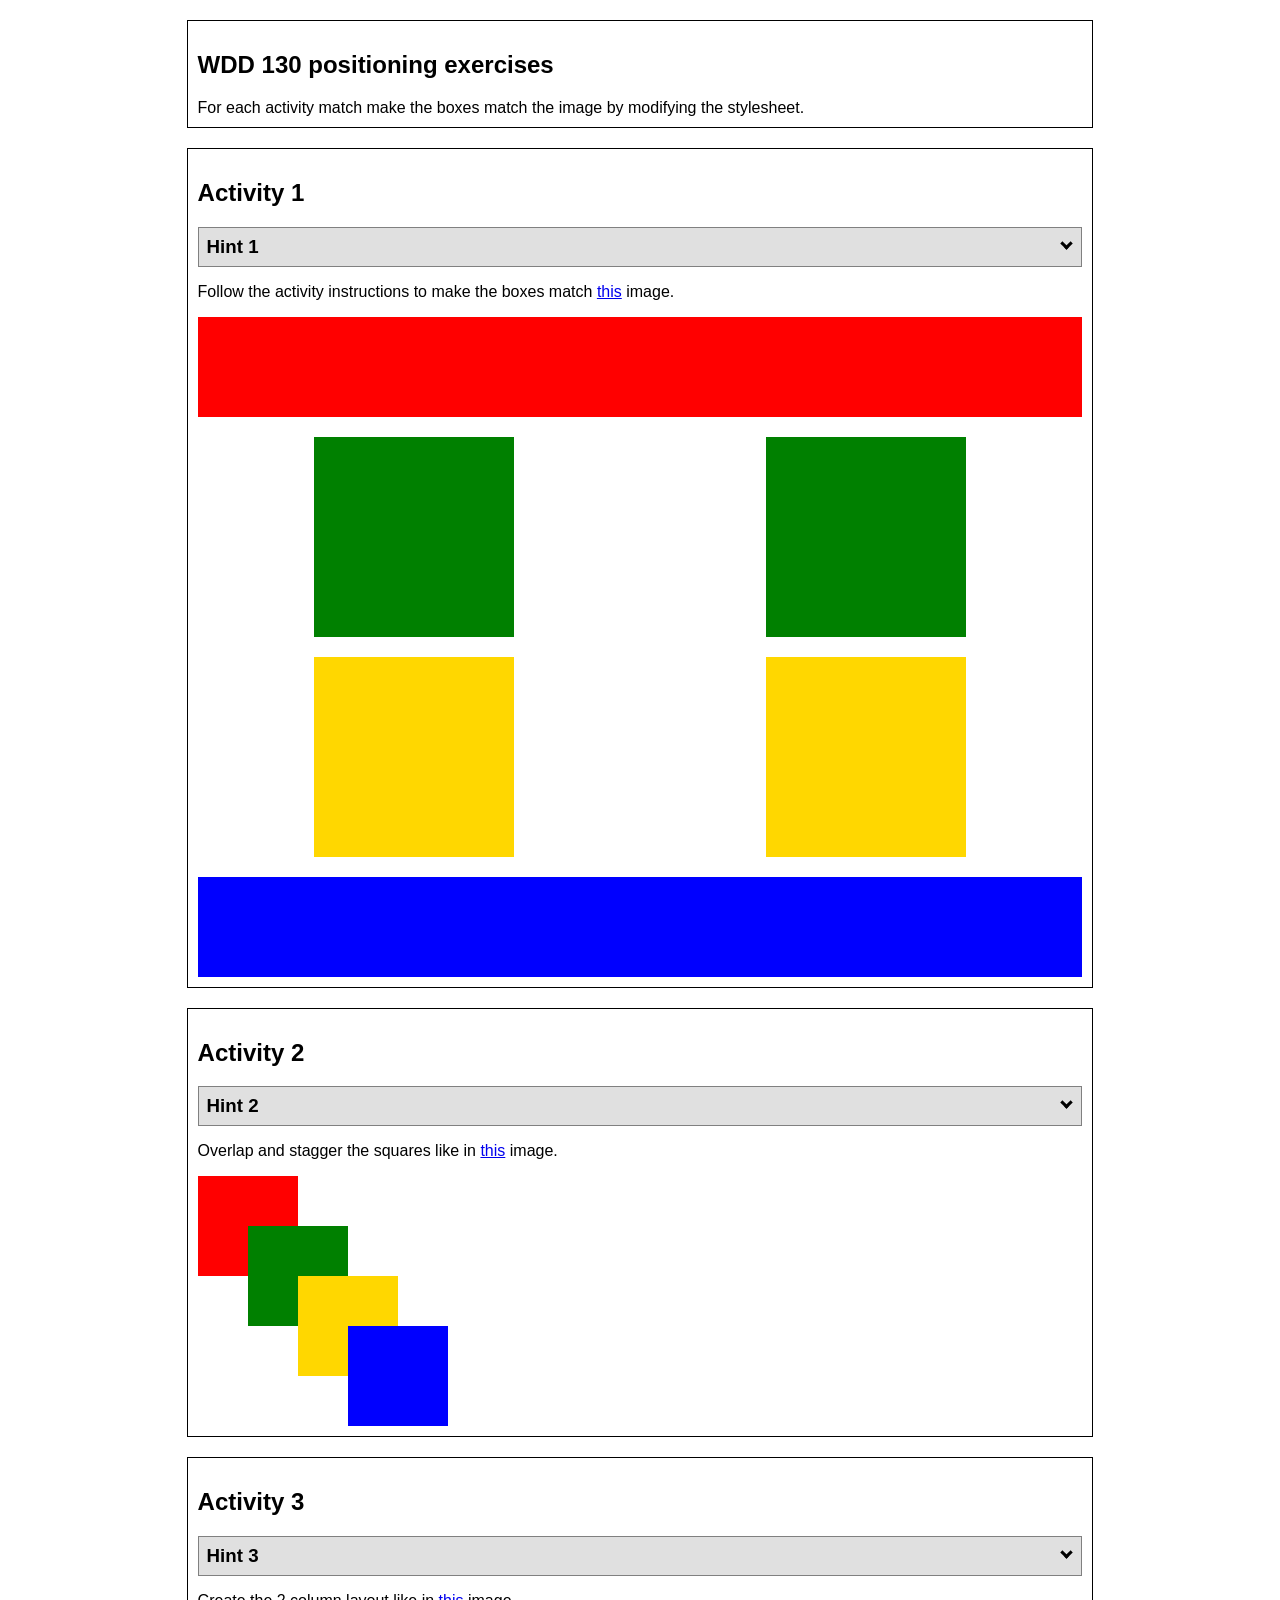
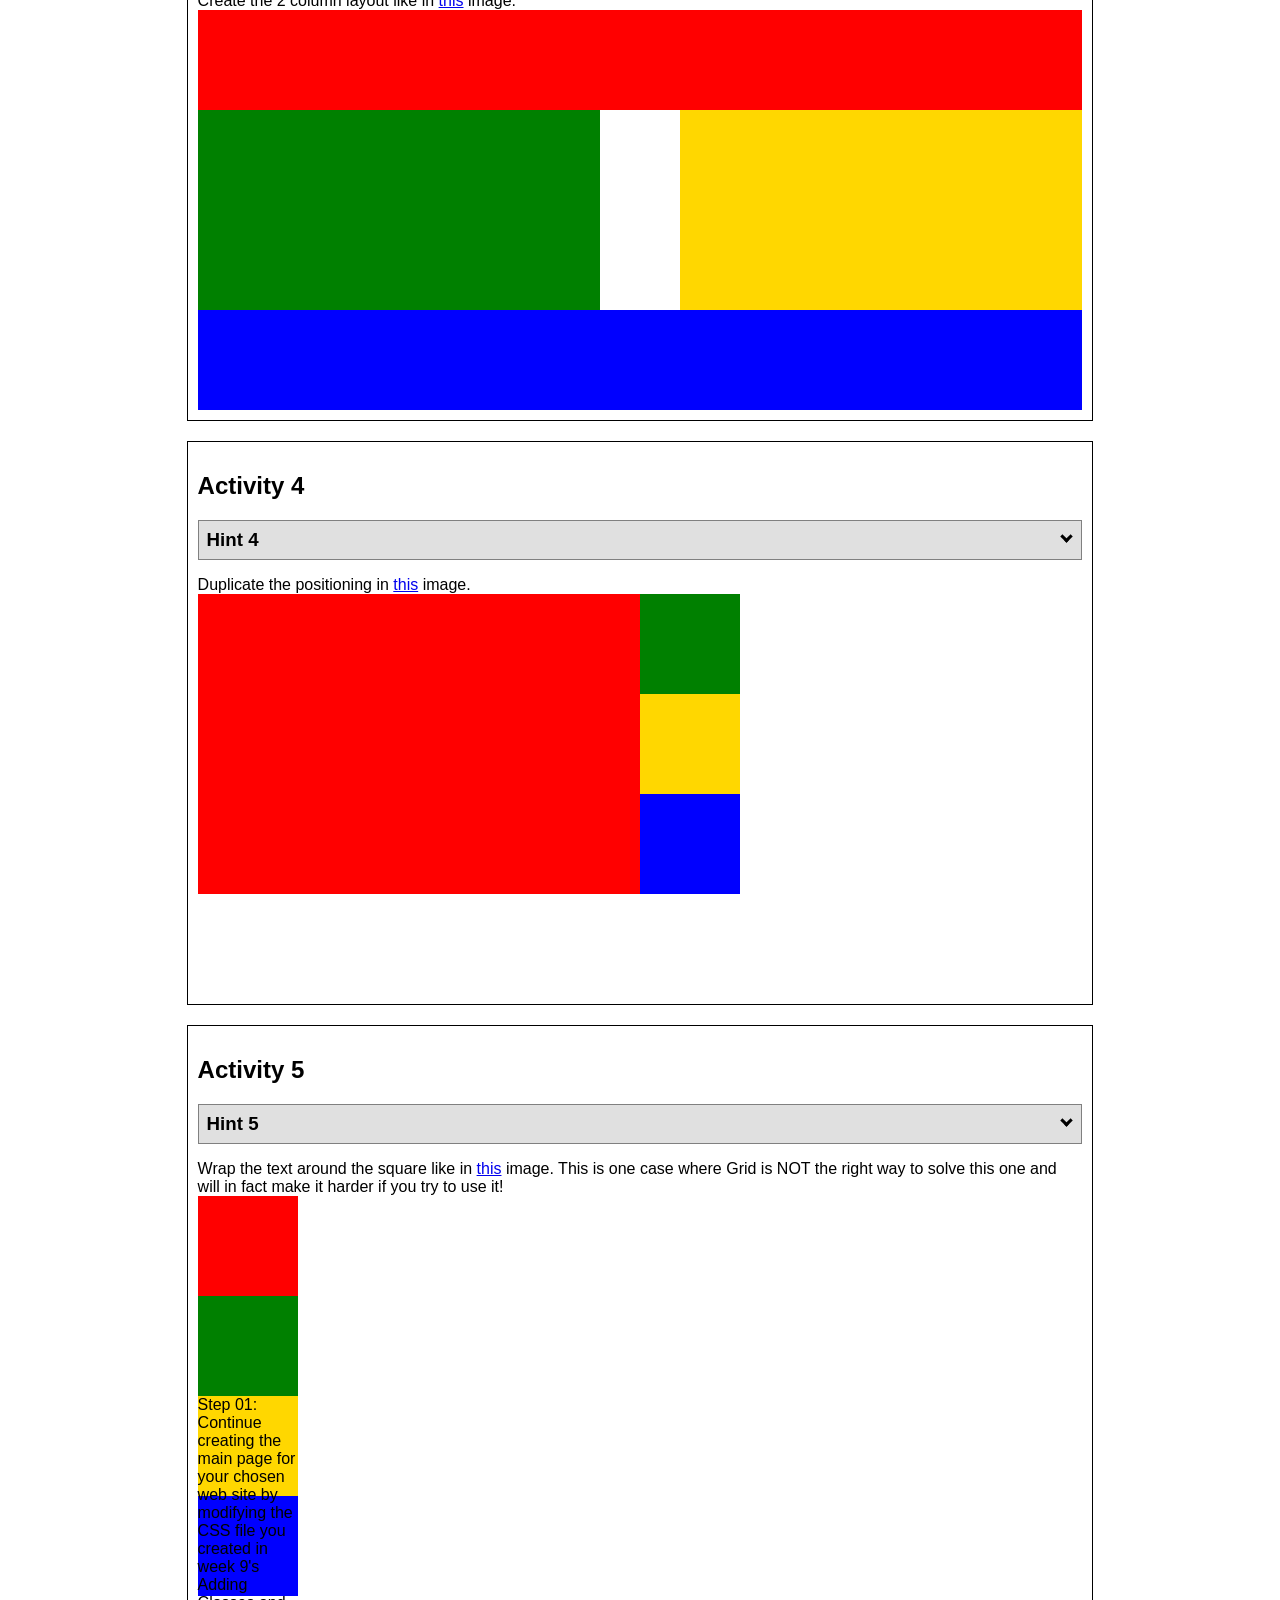
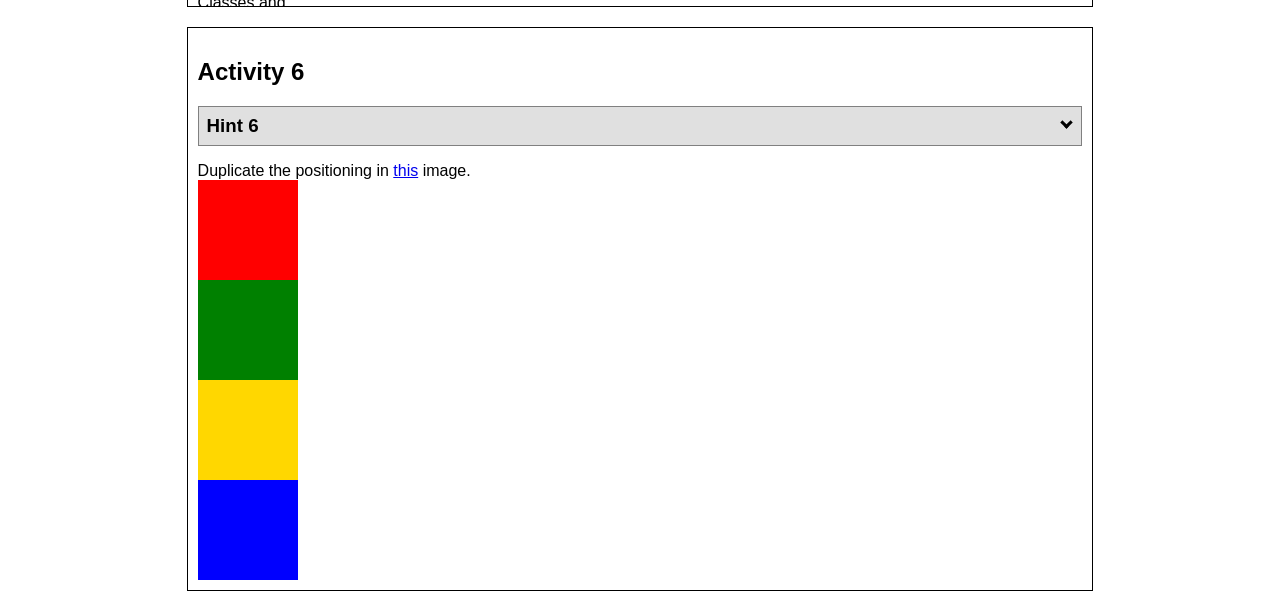
<file: ice/positioning/positioning.html>
<!DOCTYPE html>
<html lang="en">
  <head>
    <!-- HTML - Name: positioning.html -->
    <title>Positioning Activity</title>
    <link rel="stylesheet" type="text/css" href="positionstyles.css" />
  </head>
  <body>
    <div class="activity">
      <h2>WDD 130 positioning exercises</h2>
      For each activity match make the boxes match the image by modifying the stylesheet.</div>
    <div class="activity">
      <h2>Activity 1</h2>
      <section class="hint"><input type="checkbox" ><i></i> <h3>Hint 1</h3><div><p>Use the activity instructions for the firt activity</a></p></div></section>
      <p>Follow the activity instructions to make the boxes match  <a href="images/example1.png" target="_blank">this</a> image.</p>
      <div class="content1" >
        <div class="red1" ></div>
        <div class="green1" ></div>
        <div class="green1" ></div>
        <div class="yellow1"></div>
        <div class="yellow1"></div>
        <div class="blue1"></div>
      </div>
    </div>
    <div class="activity">
      <h2>Activity 2</h2>
      <section class="hint"><input type="checkbox" > <h3>Hint 2</h3><i></i><div>
      <ul>
      <li>grid-template-columns: 50px 50px 50px 50px 50px </li></ul></div></section>
      <p>Overlap and stagger the squares like in <a href="images/example2.png" target="_blank">this</a> image.</p>
      <div class="content2" >
        <div class="red2" ></div>
        <div class="green2" ></div>
        <div class="yellow2"></div>
        <div class="blue2"></div>
      </div>
    </div>
    <div class="activity">
      <h2>Activity 3</h2>
      <section class="hint"><input type="checkbox" > <h3>Hint 3</h3><i></i><div><p>This one is going to be best solved with CSS Grid. Remember to make the boxes the right width first...then start moving them around. </p><h4>Properties used:</h4><ul><li>display:grid;</li><li>grid-template-columns:</li><li>grid-column-gap:</li>
        <li>grid-column:</li>  </ul></div></section>
      Create the 2 column layout like in <a href="images/example3.png" target="_blank">this</a>  image.
      <div class="content3" >
        <div class="red3" ></div>
        <div class="green3" ></div>
        <div class="yellow3"></div>
        <div class="blue3"></div>
      </div>
    </div>
    <div class="activity">
      <h2>Activity 4</h2>
      <section class="hint"><input type="checkbox" > <h3>Hint 4</h3><i></i><div><p>For the others we have been primarily concerned with width. For this one you will need to adjust height as well. </p><h4>Properties used:</h4><ul><li>display:grid;</li><li>grid-template-columns:</li><li>grid-row:</li></ul></div></section>
      Duplicate the positioning in <a href="images/example4.png" target="_blank">this</a> image. 
      <div class="content4" >
        <div class="red4" ></div>
        <div class="green4" ></div>
        <div class="yellow4"></div>
        <div class="blue4"></div>
      </div>
    </div>

    <div class="activity">
      <h2>Activity 5</h2>
      <section class="hint"><input type="checkbox" > <h3>Hint 5</h3><i></i><div><p>Grid is <strong>not</strong> the right way to do this.  In fact there is only one way to really do that...and that is with float. Remember that we float the thing we want the text to wrap around.  Also remember to start by making all the shapes the right size and shape.</p><h4>Properties used:</h4><ul><li>float: left;</li></ul></div></section>
      Wrap the text around the square like in <a href="images/example5.png" target="_blank">this</a> image. This is one case where Grid is NOT the right way to solve this one and will in fact make it harder if you try to use it!
      <div class="content5" >
        <div class="red5" ></div>
        <div class="green5" ></div>
        <div class="yellow5">Step 01: Continue creating the main page for your chosen web site by modifying the CSS file you created in week 9's Adding Classes and IDs to Your Website assignment. This week, you will position all of the content on your main page using the CSS positioning techniques taught in KhanAcademy. When you are done, your webpage layout should reflect what you outlined in the wireframe you designed in the assignment Your Own Site Diagram and Wireframe in week 3. <br />
          If you have changed your mind on how you want the content of your main page laid out, take an opportunity to update your wireframe before completing this assignment (it is much easier to experiment with different layouts in a wireframe than it is to do so by modifying the CSS). Also, if you find that you are having trouble with using CSS positioning, feel free to review the concepts at the learn layout site: http://learnlayout.com/. You should be able to apply these principles to your site. For futher help, refer back to the Max Design site used in the beginning of the course for an example of how to implement your site design.</div>
        <div class="blue5"></div>
      </div>
    </div>
    <div class="activity">
      <h2>Activity 6</h2>
      <section class="hint"><input type="checkbox" > <h3>Hint 6</h3><i></i><div><p>This one is all about visualizing the grid behind the layout. If you are having a hard time doing that first: all the sizes are even multiples of 100, and second here is another example with the lines drawn: <a href="images/example6-hint.png" target="_blank">example 6 with lines</a>. For this one you will find it easiest if you use px for the column width. You can also use <kbd>z-index</kbd> to control the element layering.    </p><h4>Properties used:</h4><ul><li>display:grid;</li><li>grid-template-columns:</li><li>grid-column:</li><li>grid-row:</li><li><a href="https://www.w3schools.com/cssref/pr_pos_z-index.asp" target="_blank">z-index:</a></li></ul></div></section>
      Duplicate the positioning in <a href="images/example6.png" target="_blank">this</a> image.
      <div class="content6" >
        <div class="red6" ></div>
        <div class="green6" ></div>
        <div class="yellow6"></div>
        <div class="blue6"></div>
      </div>
    </div>
  </body>
</html>
</file>
<file: styles/style.css>
body {
    margin: 0;
    font-family: Arial, sans-serif;
    background-color: #E5EDF2;
    color: #16324F;
}

header {
    background-color: #16324F;
    color: white;
    padding: 20px;
}

header h1 {
    margin: 5px 0;
}

nav {
    display: grid;
    grid-template-columns: 1fr 1fr 1fr 1fr;
    gap: 10px;
    margin-top: 15px;
}

nav a {
    color: white;
    background-color: #294A66;
    text-align: center;
    padding: 10px;
}

main {
    max-width: 900px;
    margin: 20px auto;
    padding: 0 15px;
}

section {
    background-color: white;
    border: 1px solid #5E7585;
    padding: 15px;
    margin-bottom: 15px;
}

h2 {
    margin-top: 0;
}

img {
    max-width: 100%;
}

.project-grid {
    display: grid;
    grid-template-columns: 1fr 1fr;
    gap: 15px;
}

table {
    border-collapse: collapse;
    width: 100%;
}

th, td {
    padding: 8px;
    text-align: left;
}

input, textarea {
    max-width: 100%;
}

footer {
    background-color: #16324F;
    color: white;
    text-align: center;
    padding: 10px;
}

/* Make the two project boxes stack on smaller screens */
@media (max-width: 600px) {
    .project-grid {
        grid-template-columns: 1fr;
    }

    nav {
        grid-template-columns: 1fr 1fr;
    }
}
</file>
<file: wwr/styles/rafting.css>
/* Dry Oar Rafting | WDD 130 website
   Colors and fonts are based on the site plan. */

:root {
    --deep-river: #073B4C;
    --rapids-blue: #118AB2;
    --river-green: #06D6A0;
    --sunset-gold: #FFD166;
    --sand: #F5F1E8;
    --dark: #082C36;
    --white: #FFFFFF;
    --gray: #52676E;
}

* { box-sizing: border-box; }
html { scroll-behavior: smooth; }
body {
    margin: 0;
    background: var(--sand);
    color: var(--dark);
    font-family: "Montserrat", Arial, sans-serif;
    line-height: 1.65;
}
img { display: block; max-width: 100%; }
a { color: inherit; text-decoration: none; }
p { margin: 0 0 1.25rem; }
h1, h2, h3 {
    font-family: "Bebas Neue", Impact, sans-serif;
    font-weight: 400;
    line-height: 1;
    letter-spacing: 1px;
    margin: 0 0 18px;
}
button, input, textarea { font: inherit; }
:focus-visible { outline: 3px solid var(--sunset-gold); outline-offset: 3px; }
[hidden] { display: none !important; }
.skip-link {
    position: absolute;
    top: -80px;
    left: 12px;
    z-index: 100;
    background: var(--sunset-gold);
    color: var(--dark);
    padding: 12px;
    border-radius: 4px;
}
.skip-link:focus { top: 12px; }

/* Navigation */
header {
    background: var(--deep-river);
    color: var(--white);
    display: flex;
    justify-content: space-between;
    align-items: center;
    gap: 24px;
    padding: 14px 6%;
    min-height: 94px;
    box-shadow: 0 4px 14px rgba(0, 0, 0, .15);
}
.logo-link {
    display: flex;
    align-items: center;
    gap: 12px;
    color: white;
    flex-shrink: 0;
}
.logo-link img {
    height: 60px;
    width: 60px;
    object-fit: contain;
    background: white;
    border-radius: 50%;
    padding: 4px;
}
.logo-link span {
    font-family: "Bebas Neue", Impact, sans-serif;
    font-size: 2rem;
    letter-spacing: 2px;
}
nav { display: flex; align-items: center; flex-wrap: wrap; justify-content: flex-end; gap: 5px; }
nav a {
    color: white;
    border-radius: 5px;
    padding: 10px 14px;
    font-size: .9rem;
    font-weight: 700;
    transition: background .2s ease;
}
nav a:hover, nav a[aria-current="page"] {
    background: rgba(255, 255, 255, .12);
    color: var(--sunset-gold);
}

/* Buttons and section titles */
.button, .contact-section button {
    display: inline-block;
    background: var(--sunset-gold);
    color: var(--dark);
    border: 2px solid var(--sunset-gold);
    border-radius: 5px;
    padding: 12px 24px;
    min-height: 48px;
    font-size: .9rem;
    font-weight: 700;
    text-align: center;
    cursor: pointer;
    transition: background .2s ease, transform .2s ease;
}
.button:hover, .contact-section button:hover {
    background: var(--river-green);
    border-color: var(--river-green);
    transform: translateY(-2px);
}
.dark-button { background: var(--deep-river); border-color: var(--deep-river); color: white; }
.dark-button:hover { color: var(--dark); }
.section-label, .eyebrow {
    color: var(--rapids-blue);
    font-size: .75rem;
    font-weight: 700;
    letter-spacing: 2px;
    text-transform: uppercase;
    margin-bottom: 14px;
}
.section-title { text-align: center; margin-bottom: 42px; }
.section-title h2, .welcome h2, .feature h2, .contact-info h2 {
    font-size: clamp(2.8rem, 5vw, 4.8rem);
}
.section-title h2 span, .welcome h2 span, .feature h2 span, .contact-info h2 span {
    color: var(--rapids-blue);
}
.handwritten {
    font-family: "Permanent Marker", cursive;
    font-size: 1.4rem;
    color: var(--rapids-blue);
}

/* Home hero */
.home-hero {
    position: relative;
    min-height: 590px;
    background: var(--deep-river);
    color: white;
    display: flex;
    align-items: center;
    overflow: hidden;
    isolation: isolate;
}
.home-hero > img {
    position: absolute;
    inset: 0;
    z-index: -2;
    width: 100%;
    height: 100%;
    object-fit: cover;
}
.home-hero::before {
    content: "";
    position: absolute;
    inset: 0;
    z-index: -1;
    background: linear-gradient(90deg, rgba(5, 38, 48, .91), rgba(5, 38, 48, .62) 55%, rgba(5, 38, 48, .18));
}
.hero-content { width: min(1100px, 88%); margin: 0 auto; padding: 76px 0; }
.home-hero .eyebrow { color: var(--river-green); }
.home-hero h1 { font-size: clamp(5rem, 12vw, 10rem); line-height: .85; max-width: 750px; }
.home-hero h1 span { display: block; color: var(--sunset-gold); }
.home-hero .hero-content > p:not(.eyebrow) {
    color: #ecf6f7;
    max-width: 560px;
    font-size: 1.08rem;
    margin-bottom: 28px;
}

/* Introduction */
.welcome {
    width: min(1100px, 88%);
    margin: 0 auto;
    padding: 80px 0;
    display: grid;
    grid-template-columns: 1fr 1fr;
    gap: 65px;
    align-items: center;
}
.welcome h2 { margin: 0; }
.welcome > p { color: var(--gray); font-size: 1.03rem; margin: 0; }

/* Adventure cards */
.adventures { padding: 78px 6% 90px; background: white; }
.adventure-grid {
    display: grid;
    grid-template-columns: repeat(3, minmax(0, 1fr));
    gap: 24px;
    max-width: 1170px;
    margin: 0 auto;
}
.adventure-card {
    background: var(--sand);
    border-radius: 12px;
    overflow: hidden;
    box-shadow: 0 8px 25px rgba(7, 59, 76, .12);
    transition: transform .2s ease;
}
.adventure-card:hover { transform: translateY(-5px); }
.card-image { position: relative; }
.card-image > img:first-child { width: 100%; height: 235px; object-fit: cover; }
.card-image .card-icon {
    position: absolute;
    bottom: -22px;
    left: 22px;
    width: 55px;
    height: 55px;
    object-fit: contain;
    background: white;
    padding: 9px;
    border-radius: 10px;
    box-shadow: 0 4px 15px rgba(0, 0, 0, .12);
}
.card-content { padding: 34px 24px 28px; }
.card-number { color: var(--rapids-blue); font-size: .8rem; font-weight: 700; letter-spacing: 2px; margin-bottom: 10px; }
.card-content h3 { font-size: 2.3rem; }
.card-content > p:not(.card-number) { color: var(--gray); font-size: .95rem; }
.text-link {
    display: inline-block;
    color: var(--deep-river);
    font-size: .87rem;
    font-weight: 700;
    border-bottom: 2px solid var(--river-green);
    padding-bottom: 3px;
}
.text-link:hover { color: var(--rapids-blue); }

/* Featured story */
.feature {
    width: min(1170px, 88%);
    margin: 0 auto;
    display: grid;
    grid-template-columns: 1fr 1fr;
    gap: 60px;
    align-items: center;
    padding: 92px 0;
}
.feature-image img { width: 100%; height: 410px; object-fit: cover; border-radius: 12px; box-shadow: 0 12px 30px rgba(7,59,76,.15); }
.feature-content > p:not(.handwritten) { color: var(--gray); }

/* Bottom banner */
.cta {
    background: var(--deep-river);
    color: white;
    text-align: center;
    padding: 82px 20px;
}
.cta .section-label { color: var(--river-green); }
.cta h2 { max-width: 780px; margin: 0 auto 25px; font-size: clamp(3.2rem, 6vw, 6rem); }
.cta h2 span { color: var(--sunset-gold); }

/* Rivers page */
.inner-hero {
    position: relative;
    min-height: 440px;
    display: flex;
    align-items: center;
    background: var(--deep-river);
    color: white;
    overflow: hidden;
    isolation: isolate;
}
.inner-hero > img { position: absolute; inset: 0; z-index: -2; width: 100%; height: 100%; object-fit: cover; }
.inner-hero::before { content: ""; position: absolute; inset: 0; z-index: -1; background: linear-gradient(90deg, rgba(5,38,48,.92), rgba(5,38,48,.36)); }
.inner-content { width: min(1100px, 88%); margin: 0 auto; padding: 70px 0; }
.inner-hero .section-label { color: var(--river-green); }
.inner-hero h1 { font-size: clamp(4.4rem, 10vw, 7.5rem); margin-bottom: 18px; }
.inner-hero h1 span { color: var(--sunset-gold); }
.inner-hero p:last-child { max-width: 620px; color: #e8f5f6; }
.trip-intro { width: min(900px, 88%); margin: 0 auto; padding: 78px 0 42px; text-align: center; }
.trip-intro h2 { font-size: clamp(3rem, 6vw, 5rem); }
.trip-intro h2 span { color: var(--rapids-blue); }
.trip-intro > p:last-child { color: var(--gray); }
.river-list { width: min(1150px, 88%); margin: 0 auto; padding-bottom: 90px; display: grid; gap: 28px; }
.river-trip {
    display: grid;
    grid-template-columns: 1fr 1fr;
    background: white;
    border-radius: 12px;
    overflow: hidden;
    box-shadow: 0 8px 25px rgba(7,59,76,.1);
}
.river-trip:nth-child(even) .river-trip-image { order: 2; }
.river-trip-image { width: 100%; height: 100%; min-height: 340px; object-fit: cover; }
.river-trip-content { padding: 40px; align-self: center; }
.river-trip h3 { font-size: 2.9rem; }
.river-trip p:not(.section-label) { color: var(--gray); }
.river-trip ul { margin: 10px 0 24px; padding-left: 22px; }
.river-trip li { margin-bottom: 6px; color: var(--gray); }
#rivers, #camping, #rapids { scroll-margin-top: 20px; }

/* Contact */
.contact-hero {
    min-height: 365px;
    display: flex;
    align-items: center;
    justify-content: center;
    text-align: center;
    color: white;
    background: linear-gradient(rgba(7,59,76,.77), rgba(7,59,76,.77)), url("../images/rapids.jpg") center/cover;
    padding: 65px 20px;
}
.contact-hero .section-label { color: var(--river-green); }
.contact-hero h1 { font-size: clamp(4rem, 9vw, 7rem); }
.contact-hero h1 span { color: var(--sunset-gold); }
.contact-hero p:last-child { max-width: 600px; margin: 0 auto; color: #edf7f8; }
.contact-section {
    width: min(1100px, 88%);
    margin: 0 auto;
    padding: 80px 0;
    display: grid;
    grid-template-columns: 1fr 1.05fr;
    gap: 48px;
    align-items: start;
}
.contact-info > p:not(.section-label) { color: var(--gray); }
.contact-details { margin-top: 32px; }
.contact-details > div { margin-bottom: 23px; padding-left: 16px; border-left: 3px solid var(--river-green); }
.contact-details strong { display: block; color: var(--deep-river); font-size: .81rem; letter-spacing: .1em; margin-bottom: 4px; }
.contact-details span { display: block; color: var(--gray); font-size: .94rem; }
.contact-details a { text-decoration: underline; text-underline-offset: 3px; }
.contact-section form {
    background: white;
    border-radius: 12px;
    box-shadow: 0 8px 28px rgba(7,59,76,.12);
    padding: 35px;
}
.contact-section label { display: block; font-size: .88rem; font-weight: 700; margin: 0 0 7px; }
.contact-section input, .contact-section textarea {
    width: 100%;
    padding: 12px 14px;
    border: 2px solid #dce3e4;
    border-radius: 5px;
    background: #fbfdfd;
    color: var(--dark);
    margin-bottom: 20px;
}
.contact-section textarea { min-height: 140px; resize: vertical; }
.contact-section input:focus, .contact-section textarea:focus { outline: 2px solid var(--rapids-blue); outline-offset: 1px; }
.form-note { font-size: .81rem; color: var(--gray); margin: 12px 0 0; }
.form-feedback { margin: 15px 0 0; background: #e8fbf4; border-left: 4px solid #087d62; padding: 13px; color: var(--dark); }

/* Footer */
footer {
    display: flex;
    align-items: center;
    justify-content: space-between;
    flex-wrap: wrap;
    gap: 26px;
    background: var(--dark);
    color: white;
    padding: 35px 6%;
}
.footer-brand { display: flex; align-items: center; gap: 13px; }
.footer-brand img { width: 56px; height: 56px; object-fit: contain; }
.footer-brand strong { display: block; font-family: "Bebas Neue", Impact, sans-serif; font-size: 1.7rem; letter-spacing: 2px; line-height: 1; }
.footer-brand span { font-size: .69rem; font-weight: 700; letter-spacing: .1em; color: #c4d6da; }
footer > p { margin: 0; color: #c4d6da; font-size: .84rem; }
.social { display: flex; align-items: center; gap: 14px; }
.social img { width: 32px; height: 32px; object-fit: contain; transition: transform .2s; }
.social a:hover img { transform: translateY(-3px); }

@media (max-width: 900px) {
    header { flex-direction: column; gap: 10px; }
    nav { justify-content: center; }
    .welcome, .feature, .contact-section { grid-template-columns: 1fr; gap: 28px; }
    .feature-image img { height: 350px; }
    .adventure-grid { grid-template-columns: repeat(2, minmax(0, 1fr)); }
}
@media (max-width: 620px) {
    header { padding: 16px 5%; }
    .logo-link img { width: 50px; height: 50px; }
    .logo-link span { font-size: 1.75rem; }
    nav { gap: 3px; }
    nav a { padding: 7px 9px; font-size: .8rem; }
    .home-hero { min-height: 490px; }
    .home-hero h1 { font-size: clamp(4.6rem, 17vw, 7rem); }
    .hero-content { padding: 65px 0; }
    .welcome, .feature { padding: 65px 0; }
    .adventures { padding: 65px 6%; }
    .adventure-grid { grid-template-columns: 1fr; max-width: 420px; }
    .feature-image img { height: 260px; }
    .cta { padding: 68px 6%; }
    .river-trip { grid-template-columns: 1fr; }
    .river-trip:nth-child(even) .river-trip-image { order: 0; }
    .river-trip-image { height: 230px; min-height: 0; }
    .river-trip-content { padding: 26px; }
    .contact-section { padding: 55px 0; }
    .contact-section form { padding: 25px 20px; }
    footer { justify-content: center; text-align: center; }
    .footer-brand { justify-content: center; }
}
@media (prefers-reduced-motion: reduce) {
    html { scroll-behavior: auto; }
    *, *::before, *::after { transition-duration: 0s !important; }
}
</file>
<file: ice/halloween/styles/styles.css>
/* Halloween CSS */

body {
    background-color: #f5e6cf;
    color: black;
    font-family: Arial;
}

header {
    background-color: orange;
    padding: 5px;
}

h1 {
    color: darkorange;
}

h2 {
    color: darkorange;
}

img {
    width: 250px;
}
</file>
<file: prall/styles.css>
/* Rexburg Fun - WDD130 project */
/* Colors from the site plan */

* {
  box-sizing: border-box;
}

body {
  margin: 0;
  background-color: #ffeedb;
  color: #2d2d2d;
  font-family: Arial, Helvetica, sans-serif;
  font-size: 16px;
  line-height: 1.6;
}

header {
  background-color: #61c9a8;
  border-bottom: 3px solid #369d7c;
}

.header-content {
  max-width: 1000px;
  margin: 0 auto;
  padding: 12px 20px;
  display: flex;
  align-items: center;
  justify-content: space-between;
  gap: 20px;
}

.site-name {
  display: flex;
  align-items: center;
  gap: 10px;
  font-size: 28px;
  font-weight: bold;
  color: #213d33;
  text-decoration: none;
}

.site-name img {
  width: 55px;
  height: 55px;
  object-fit: contain;
}

nav {
  display: flex;
  gap: 10px;
}

nav a {
  color: #173b30;
  text-decoration: none;
  font-weight: bold;
  padding: 9px 15px;
}

nav a:hover,
nav a[aria-current="page"] {
  background-color: #d8f4e8;
  text-decoration: underline;
}

a {
  color: #853039;
}

a:hover {
  color: #5e1d26;
}

a:focus-visible {
  outline: 3px solid #853039;
  outline-offset: 3px;
}

.page {
  max-width: 950px;
  margin: 0 auto;
  padding: 30px 20px 55px;
}

h1,
h2,
h3 {
  font-family: Georgia, "Times New Roman", serif;
  line-height: 1.3;
}

h1 {
  text-align: center;
  font-size: 38px;
  margin: 8px 0;
  color: #763039;
}

h2 {
  font-size: 27px;
  color: #72313a;
  margin-bottom: 14px;
}

h3 {
  font-size: 22px;
  color: #234d3e;
  margin-top: 0;
  margin-bottom: 8px;
}

.subtitle {
  text-align: center;
  margin: 0 0 25px;
  font-size: 18px;
}

.hero-image {
  display: block;
  width: 100%;
  height: 350px;
  object-fit: cover;
  border: 3px solid #aa8f66;
}

.local-photo {
  height: 320px;
}

.photo-credit {
  font-size: 12px;
  color: #645e57;
  margin-top: 6px;
}

.welcome {
  margin-top: 25px;
}

section {
  margin-bottom: 40px;
}

ul {
  padding-left: 24px;
}

.card-grid {
  display: grid;
  grid-template-columns: repeat(2, 1fr);
  gap: 22px;
}

.card,
.simple-card {
  background-color: #fffaf2;
  border: 2px solid #d4c1a4;
}

.card img {
  display: block;
  width: 100%;
  height: 220px;
  object-fit: cover;
  background-color: white;
}

.card img.byui-image {
  object-fit: contain;
  padding: 20px;
}

.card-text {
  padding: 20px;
}

.card-text p {
  margin-top: 0;
}

.card-text a,
.simple-card a {
  font-weight: bold;
}

.simple-card {
  padding: 20px;
}

.simple-card ul {
  margin-bottom: 10px;
}

.three-cards {
  grid-template-columns: repeat(3, 1fr);
}

.logo-section {
  text-align: center;
  background-color: white;
  border: 2px solid #d4c1a4;
  padding: 20px;
  margin: 25px auto 35px;
  max-width: 500px;
}

.logo-section img {
  width: 300px;
  max-width: 100%;
  display: block;
  margin: auto;
}

.table-scroll {
  overflow-x: auto;
}

table {
  border-collapse: collapse;
  width: 100%;
  background-color: white;
}

th,
td {
  border: 1px solid #aa8f66;
  padding: 11px;
  text-align: left;
}

th {
  background-color: #b6e6d6;
}

tr:nth-child(even) {
  background-color: #fbf7ed;
}

.small-note {
  font-size: 14px;
  color: #665f53;
}

.extra-section {
  background-color: #e3f4eb;
  border-left: 5px solid #61c9a8;
  padding: 20px 25px;
}

.extra-section h2 {
  margin-top: 0;
}

.food-lists {
  display: grid;
  grid-template-columns: 1fr 1fr;
  gap: 10px;
}

footer {
  background-color: #61c9a8;
  text-align: center;
  padding: 23px 15px;
  border-top: 3px solid #369d7c;
}

footer p {
  margin: 4px 0;
}

footer a {
  color: #204d3d;
}

@media (max-width: 700px) {
  .header-content {
    flex-direction: column;
    gap: 8px;
  }

  nav {
    flex-wrap: wrap;
    justify-content: center;
  }

  nav a {
    padding: 7px 12px;
  }

  .page {
    padding: 20px 15px 35px;
  }

  h1 {
    font-size: 31px;
  }

  .hero-image {
    height: 230px;
  }

  .card-grid,
  .three-cards,
  .food-lists {
    grid-template-columns: 1fr;
  }

  .card img {
    height: 200px;
  }
}
</file>
<file: wwr/styles/site-plan-rafting.css>
@import url('https://fonts.googleapis.com/css2?family=Bebas+Neue&family=Montserrat:wght@400;500;600;700&family=Permanent+Marker&display=swap');


/* =========================================
   DRY OAR COLOR SYSTEM
========================================= */

:root {

    --primary-color: #073B4C;
    --secondary-color: #118AB2;
    --accent1-color: #06D6A0;
    --accent2-color: #FFD166;

    --background-color: #F5F1E8;
    --white: #FFFFFF;
    --dark: #082C36;
    --gray: #66777D;
    --light-gray: #DCE4E5;

    --heading-font: 'Bebas Neue', sans-serif;
    --paragraph-font: 'Montserrat', sans-serif;
    --accent-font: 'Permanent Marker', cursive;

}


/* =========================================
   RESET
========================================= */

* {
    box-sizing: border-box;
}

html {
    scroll-behavior: smooth;
}

body {

    margin: 0;

    background: var(--background-color);

    color: var(--dark);

    font-family: var(--paragraph-font);

    line-height: 1.7;
}

img {

    max-width: 100%;

    display: block;
}

a {
    text-decoration: none;
}


/* =========================================
   HEADER
========================================= */

.site-header {

    min-height: 85px;

    padding: 15px 6%;

    background: var(--primary-color);

    display: flex;

    justify-content: space-between;

    align-items: center;

    gap: 30px;

    position: sticky;

    top: 0;

    z-index: 1000;

    box-shadow: 0 5px 25px rgba(0,0,0,.15);
}

.brand {

    display: flex;

    align-items: center;

    gap: 12px;

    color: var(--white);

    font-family: var(--heading-font);

    font-size: 2rem;

    letter-spacing: 2px;
}

.brand img {

    width: 50px;

    height: 50px;

    object-fit: contain;

    background: white;

    border-radius: 50%;

    padding: 5px;
}

.site-header nav {

    display: flex;

    gap: 8px;

    flex-wrap: wrap;

    justify-content: center;
}

.site-header nav a {

    color: white;

    padding: 10px 15px;

    font-size: .72rem;

    font-weight: 700;

    letter-spacing: 1.5px;

    transition: .25s;
}

.site-header nav a:hover {

    color: var(--accent2-color);

    background: rgba(255,255,255,.08);
}


/* =========================================
   HERO
========================================= */

.plan-hero {

    min-height: 650px;

    background:

        linear-gradient(
            90deg,
            rgba(7,59,76,.95) 0%,
            rgba(7,59,76,.7) 45%,
            rgba(7,59,76,.15) 100%
        ),

        url("../images/hero.png");

    background-size: cover;

    background-position: center;

    display: flex;

    align-items: center;

    padding: 80px 8%;

    color: white;
}

.hero-content {

    max-width: 720px;
}

.eyebrow {

    color: var(--accent1-color);

    font-size: .72rem;

    font-weight: 700;

    letter-spacing: 3px;

    margin: 0 0 15px;
}

.plan-hero h1 {

    font-family: var(--heading-font);

    font-size: clamp(5rem, 12vw, 10rem);

    line-height: .8;

    letter-spacing: 3px;

    margin: 0 0 35px;
}

.plan-hero h1 span {

    display: block;

    color: var(--accent2-color);
}

.hero-description {

    max-width: 600px;

    font-size: 1.15rem;

    color: #E3EFF1;
}

.student-info {

    margin-top: 40px;

    display: flex;

    flex-direction: column;

    border-left: 4px solid var(--accent1-color);

    padding-left: 18px;
}

.student-info strong {

    font-family: var(--heading-font);

    font-size: 1.8rem;

    letter-spacing: 1px;
}

.student-info span {

    color: #B9CDD2;

    font-size: .8rem;

    letter-spacing: 1px;
}


/* =========================================
   GENERAL SECTIONS
========================================= */

.section {

    padding: 100px 8%;

    max-width: 1500px;

    margin: auto;
}

.section-heading {

    display: flex;

    gap: 25px;

    align-items: flex-start;

    margin-bottom: 55px;
}

.section-number {

    font-family: var(--heading-font);

    font-size: 3rem;

    color: var(--accent2-color);

    line-height: 1;

    margin: 0;
}

.section-heading h2 {

    font-family: var(--heading-font);

    font-size: clamp(3rem, 6vw, 5rem);

    line-height: .9;

    margin: 0;

    letter-spacing: 1px;
}

.section-intro {

    max-width: 700px;

    color: var(--gray);

    font-size: 1rem;

    margin-bottom: 45px;
}


/* =========================================
   OVERVIEW
========================================= */

.overview {

    background: var(--background-color);
}

.overview-grid {

    display: grid;

    grid-template-columns: 1fr 1fr;

    gap: 25px;
}

.feature-card {

    padding: 55px;

    min-height: 430px;

    border-radius: 4px;
}

.dark-card {

    background: var(--primary-color);

    color: var(--white);

    position: relative;

    overflow: hidden;
}

.dark-card::after {

    content: "";

    position: absolute;

    width: 250px;

    height: 250px;

    border: 50px solid rgba(6,214,160,.12);

    border-radius: 50%;

    right: -100px;

    bottom: -100px;
}

.white-card {

    background: white;

    border: 1px solid var(--light-gray);
}

.card-label {

    font-size: .7rem;

    font-weight: 700;

    letter-spacing: 2px;

    color: var(--accent1-color);
}

.white-card .card-label {

    color: var(--secondary-color);
}

.feature-card h3 {

    font-family: var(--heading-font);

    font-size: 3.5rem;

    line-height: .9;

    margin: 25px 0;
}

.feature-card h3 span {

    color: var(--accent2-color);

}

.white-card h3 span {

    color: var(--secondary-color);
}

.feature-card p {

    max-width: 550px;
}

.white-card p {

    color: var(--gray);
}


/* =========================================
   BRAND
========================================= */

.brand-section {

    max-width: none;

    background: var(--dark);

    color: white;
}

.brand-grid {

    max-width: 1350px;

    margin: auto;

    display: grid;

    grid-template-columns: .8fr 1.2fr;

    gap: 70px;

    align-items: center;
}

.brand-copy {

    padding-left: 5%;
}

.handwritten {

    font-family: var(--accent-font);

    color: var(--accent2-color);

    font-size: 1.5rem;
}

.brand-copy h3 {

    font-family: var(--heading-font);

    font-size: clamp(3.5rem, 6vw, 6rem);

    line-height: .88;

    margin: 25px 0;
}

.brand-copy h3 span {

    color: var(--accent1-color);
}

.brand-copy > p:last-child {

    color: #D4E5E8;

    max-width: 500px;
}

.brand-image {

    position: relative;
}

.brand-image img {

    width: 100%;

    height: 560px;

    object-fit: cover;
}

.image-tag {

    position: absolute;

    bottom: 25px;

    left: 25px;

    background: var(--accent2-color);

    color: var(--dark);

    padding: 12px 18px;

    font-size: .7rem;

    font-weight: 700;

    letter-spacing: 2px;
}


/* =========================================
   COLORS
========================================= */

.colors-section {

    background: rgb(251, 248, 248);

    max-width: none;
}

.colors-section > * {

    max-width: 1350px;

    margin-left: auto;

    margin-right: auto;
}

.colors-section .section-heading {

    margin-bottom: 30px;
}

.colors {

    display: grid;

    grid-template-columns:
        repeat(4, 1fr);

    gap: 20px;

    margin-top: 50px;
}

.color-card {

    background: var(--background-color);

    border: 1px solid var(--light-gray);
}

.swatch {

    height: 190px;
}

.swatch.river {
    background: #073B4C;
}

.swatch.water {
    background: #118AB2;
}

.swatch.forest {
    background: #06D6A0;
}

.swatch.gold {
    background: #FFD166;
}

.color-info {

    padding: 25px;
}

.color-info h3 {

    font-family: var(--heading-font);

    font-size: 1.6rem;

    margin: 0;
}

.color-info strong {

    color: var(--secondary-color);

    font-size: .85rem;
}

.color-info p {

    color: var(--gray);

    font-size: .8rem;

    margin: 8px 0 0;
}


/* =========================================
   TYPOGRAPHY
========================================= */

.typography-section {

    background: var(--background-color);
}

.type-grid {

    display: grid;

    grid-template-columns:
        repeat(3, 1fr);

    gap: 25px;
}

.type-card {

    background: white;

    padding: 45px;

    min-height: 330px;
}

.type-label {

    color: var(--secondary-color);

    font-size: .7rem;

    font-weight: 700;

    letter-spacing: 2px;
}

.display-font {

    font-family: var(--heading-font);

    font-size: 4rem;

    line-height: .9;

    margin: 35px 0 25px;
}

.body-example {

    font-family: var(--paragraph-font);

    font-size: 1.15rem;

    margin-top: 40px;
}

.marker-example {

    font-family: var(--accent-font);

    font-size: 2rem;

    color: var(--secondary-color);

    margin-top: 45px;
}

.gold-card {

    background: var(--accent2-color);
}


/* =========================================
   NAVIGATION
========================================= */

.navigation-section {

    background: var(--primary-color);

    color: white;

    max-width: none;
}

.navigation-section .section-heading {

    max-width: 1350px;

    margin-left: auto;

    margin-right: auto;
}

.nav-preview {

    max-width: 1200px;

    margin: 40px auto;

    padding: 20px 30px;

    background: white;

    display: flex;

    justify-content: space-between;

    align-items: center;

    gap: 20px;
}

.nav-logo {

    color: var(--primary-color);

    font-family: var(--heading-font);

    font-size: 2rem;

    letter-spacing: 2px;
}

.nav-links {

    display: flex;

    gap: 5px;

    flex-wrap: wrap;
}

.nav-links a {

    color: var(--primary-color);

    padding: 12px 15px;

    font-size: .7rem;

    font-weight: 700;

    letter-spacing: 1px;
}

.nav-links a:hover {

    background: var(--secondary-color);

    color: white;
}

.navigation-section .section-intro {

    max-width: 1200px;

    margin: 35px auto 0;

    color: #C6D4D7;
}


/* =========================================
   SITE MAP
========================================= */

.sitemap-section {

    background: white;

    max-width: none;
}

.sitemap {

    max-width: 1000px;

    margin: 70px auto;

    text-align: center;
}

.map-home {

    width: 280px;

    margin: auto;

    padding: 30px;

    background: var(--primary-color);

    color: white;
}

.map-home strong,
.map-children strong {

    display: block;

    font-family: var(--heading-font);

    font-size: 2rem;

    letter-spacing: 1px;
}

.map-home span,
.map-children span {

    font-size: .75rem;

    color: #B7C8CC;
}

.map-connector {

    width: 3px;

    height: 70px;

    background: var(--secondary-color);

    margin: auto;
}

.map-children {

    display: grid;

    grid-template-columns:
        repeat(3, 1fr);

    gap: 20px;
}

.map-children > div {

    background: var(--background-color);

    border-top: 5px solid var(--accent1-color);

    padding: 30px;
}


/* =========================================
   WIREFRAME
========================================= */

.wireframe-section {

    background: var(--background-color);
}

.wireframe {

    max-width: 1000px;

    margin: 60px auto 0;

    background: white;

    border: 4px solid var(--primary-color);

    box-shadow: 15px 15px 0 var(--accent2-color);
}

.wire-header {

    min-height: 70px;

    background: var(--primary-color);

    color: white;

    display: flex;

    justify-content: space-between;

    align-items: center;

    padding: 20px 30px;

    font-size: .7rem;

    letter-spacing: 1px;
}

.wire-header strong {

    font-family: var(--heading-font);

    font-size: 1.8rem;
}

.wire-hero {

    min-height: 260px;

    background: var(--secondary-color);

    color: white;

    display: flex;

    flex-direction: column;

    align-items: center;

    justify-content: center;

    text-align: center;
}

.wire-hero strong {

    font-family: var(--heading-font);

    font-size: 3.5rem;
}

.wire-hero span {

    font-size: .8rem;
}

.wire-cards {

    display: grid;

    grid-template-columns:
        repeat(3, 1fr);

    gap: 15px;

    padding: 30px;
}

.wire-cards div {

    border: 2px dashed var(--secondary-color);

    padding: 45px 15px;

    text-align: center;
}

.wire-cards strong {

    display: block;

    font-family: var(--heading-font);

    font-size: 1.5rem;
}

.wire-cards span {

    font-size: .75rem;

    color: var(--gray);
}

.wire-feature {

    margin: 0 30px 30px;

    padding: 45px;

    background: var(--accent1-color);

    text-align: center;

    font-family: var(--heading-font);

    font-size: 2rem;
}

.wire-footer {

    background: var(--dark);

    color: white;

    padding: 25px;

    text-align: center;

    font-size: .7rem;

    letter-spacing: 2px;
}


/* =========================================
   FINAL VISION
========================================= */

.final-vision {

    background:

        linear-gradient(
            rgba(17,138,178,.9),
            rgba(7,59,76,.95)
        ),

        url("../images/mountains.jpg");

    background-size: cover;

    background-position: center;

    color: white;

    text-align: center;

    padding: 140px 8%;
}

.final-vision .handwritten {

    margin-bottom: 20px;
}

.final-vision h2 {

    font-family: var(--heading-font);

    font-size: clamp(4rem, 9vw, 8rem);

    line-height: .85;

    margin: 0 auto 35px;

    max-width: 1000px;
}

.final-vision h2 span {

    color: var(--accent2-color);

    display: block;
}

.final-vision > p:last-child {

    max-width: 750px;

    margin: auto;

    color: #E1EFF1;
}


/* =========================================
   FOOTER
========================================= */

footer {

    background: var(--dark);

    color: white;

    padding: 35px 8%;

    display: flex;

    justify-content: space-between;

    align-items: center;

    gap: 20px;
}

footer strong {

    display: block;

    font-family: var(--heading-font);

    font-size: 1.7rem;

    letter-spacing: 2px;
}

footer span {

    color: var(--accent1-color);

    font-size: .65rem;

    letter-spacing: 2px;
}

footer p {

    color: #AABFC4;

    font-size: .7rem;
}


/* =========================================
   TABLET
========================================= */

@media screen and (max-width: 900px) {

    .site-header {

        flex-direction: column;

        padding: 20px;
    }

    .overview-grid,
    .brand-grid {

        grid-template-columns: 1fr;
    }

    .colors {

        grid-template-columns:
            repeat(2, 1fr);
    }

    .type-grid {

        grid-template-columns: 1fr;
    }

    .map-children {

        grid-template-columns: 1fr;
    }

    .brand-copy {

        padding-left: 0;
    }

    .nav-preview {

        flex-direction: column;
    }

}


/* =========================================
   MOBILE
========================================= */

@media screen and (max-width: 600px) {

    .section {

        padding: 70px 6%;
    }

    .plan-hero {

        min-height: 600px;

        padding: 50px 7%;
    }

    .plan-hero h1 {

        font-size: 5.5rem;
    }

    .overview-grid {

        grid-template-columns: 1fr;
    }

    .feature-card {

        padding: 35px;
    }

    .colors {

        grid-template-columns: 1fr;
    }

    .wire-cards {

        grid-template-columns: 1fr;
    }

    .wire-header {

        flex-direction: column;

        gap: 10px;
    }

    .nav-links {

        justify-content: center;
    }

    footer {

        flex-direction: column;

        align-items: flex-start;
    }

}

/* Keep section titles visible below the sticky navigation. */
.section[id] { scroll-margin-top: 95px; }
.site-header nav a:focus-visible,
.brand:focus-visible,
.nav-links a:focus-visible {
    outline: 3px solid var(--accent2-color);
    outline-offset: 3px;
}
@media screen and (max-width: 600px) {
    .plan-hero h1 { font-size: clamp(3.6rem, 15vw, 5.5rem); }
    .feature-card { min-height: auto; }
    .wireframe { box-shadow: 7px 7px 0 var(--accent2-color); }
    .nav-preview { padding: 20px 12px; }
    .nav-links a { padding: 10px; }
}
@media (prefers-reduced-motion: reduce) {
    html { scroll-behavior: auto; }
}
</file>
<file: ice/favorite_devo/styles/styles.css>
body {
  margin: 0;
  height: 100%;
  font-family: Arial, sans-serif;
  background: linear-gradient(to bottom, #d3d3d3, #001f3f);
  background-repeat: no-repeat;
  background-attachment: fixed;
}

.container {
  text-align: center;
}

.header {
  padding: 20px 0;
}

.header-image {
  background-image: url('https://raw.githubusercontent.com/andejuli/wdd130-new/development/ice/favorite_devo/images/icenter.png');
  background-repeat: no-repeat;
  background-position: center;
  height: 150px;
  display: flex;
  flex-direction: column;
  justify-content: center;
  color: white;
}

.header-image h1 {
  margin: 0;
  line-height: 0.9;
  font-size: 3.5em;
  font-weight: bold;
  text-shadow: 2px 2px 4px rgba(0, 0, 0, 0.7);
  background: #00000055;
}

.content-box {
  background-color: white;
  margin: 30px auto;
  width: 90%;
  max-width: 900px;
  padding: 40px;
  box-shadow: 5px 5px 0px black;
  min-height: 400px;
}

table {
  width: 100%;
  border-collapse: collapse;
}

th, td {
  border: 1px solid black;
  padding: 8px;
}

th {
  background-color: lightgray;
}

form {
  text-align: left;
}
</file>
<file: ice/positioning/positionstyles.css>
/* CSS - Name: "positionstyles.css" */
/* Activity 1 styles */
.content1 {
  /* This is the parent of the activity 1 boxes. */
  display: grid;
  grid-template-columns: 1fr 1fr;
  justify-items: center;
  gap: 20px;
}
.red1 {
  width: 100%;
  height: 100px;
  background-color: red;
  grid-column: 1/3;
} 
.green1 {
  width: 200px;
  height: 200px;
  background-color: green;
} 
.yellow1 {
  width: 200px;
  height: 200px;
  background-color: gold;
} 
.blue1 {
  width: 100%;
  height: 100px;
  background-color: blue;
  grid-column: 1/3;
} 
/* Activity 2 styles */ 
.content2 {
  /* This is the parent of the activity 2 boxes. */
  display: grid;
  grid-template-columns: 50px 50px 50px 50px 50px;
  grid-template-rows: 50px 50px 50px 50px 50px;
}
.red2 {
  width: 100px;
  height: 100px;
  background-color: red;
  grid-column: 1/3;
  grid-row: 1/3;
} 
.green2 {
  width: 100px;
  height: 100px;
  background-color: green;
  grid-column: 2/4;
  grid-row: 2/4;
} 
.yellow2 {
  width: 100px;
  height: 100px;
  background-color: gold;
  grid-column: 3/5;
  grid-row: 3/5;
} 
.blue2 {
  width: 100px;
  height: 100px;
  background-color: blue;
  grid-column: 4/6;
  grid-row: 4/6;
} 
/* Activity 3 styles */ 
.content3 {
  /* This is the parent of the activity 3 boxes. */
  display: grid;
  grid-template-columns: 1fr 1fr;
  column-gap: 80px;
}
.red3 {
  width: 100%;
  height: 100px;
  background-color: red;
  grid-column: 1/3;
} 
.green3 {
  width: 100%;
  height: 200px;
  background-color: green;
} 
.yellow3 {
  width: 100%;
  height: 200px;
  background-color: gold;
} 
.blue3 {
  width: 100%;
  height: 100px;
  background-color: blue;
  grid-column: 1/3;
} 
/* Activity 4 styles */ 
.content4 {
  /* This is the parent of the activity 4 boxes. */
  height: 400px;
  display: grid;
  grid-template-columns: 1fr 1fr;
  grid-template-rows: 100px 100px 100px;
}
.red4 {
  width: 100%;
  height: 300px;
  background-color: red;
  grid-row: 1/4;
} 
.green4 {
  width: 100px; 
  height: 100px; 
  background-color: green; 
} 
.yellow4 {
  width: 100px; 
  height: 100px; 
  background-color: gold; 
} 
.blue4 {
  width: 100px; 
  height: 100px; 
  background-color: blue; 
} 
/* Activity 5 styles */ 
.content5 {
  /* This is the parent of the activity 5 boxes. */
  height: 400px;
}
.red5 { 
  width: 100px; 
  height: 100px; 
  background-color: red; 
} 
.green5 { 
  width: 100px; 
  height: 100px; 
  background-color: green; 

} 
.yellow5 {
  width: 100px; 
  height: 100px; 
  background-color: gold; 

} 
.blue5 {
  width: 100px; 
  height: 100px; 
  background-color: blue; 
} 
/* Activity 6 styles */ 
.content6 {
  /* This is the parent of the activity 6 boxes. */
}
.red6 {
  width: 100px; 
  height: 100px; 
  background-color: red; 
} 
.green6 {
  width: 100px; 
  height: 100px; 
  background-color: green; 
} 
.yellow6 {
  width: 100px; 
  height: 100px; 
  background-color: gold; 
} 
.blue6 {
  width: 100px; 
  height: 100px; 
  background-color: blue; 
} 


/* Do not make any changes below here */
.activity {
  width: 70%; 
  margin: 20px auto; 
  font-family: Arial, sans-serif; 
  border: 1px solid black; 
  padding: 10px; 
  clear:both; 
  overflow: auto;
} 

.hint {
  border: 1px solid grey;
  background: #e0e0e0;
  padding: .5em;
  position: relative;
  margin: 1em 0;
}
.hint h3 {
  margin: 0;
}
.hint:hover {
  background: #d0d0d0;
}
.hint > div {
  display: none;
}

.hint input[type=checkbox] {
  position: absolute;
  width: 100%;
  height: 100%;
  opacity: 0;
  z-index: 1;
  cursor: pointer;
}

.hint input[type=checkbox]:checked ~ div {
  display: block;
}

.hint i {
  position: absolute;
  transform: translate(-6px, 0);
  margin-top: 16px;
  right: 10px;
  top: -3px;
}
.hint i:before, .hint i:after {
  content: "";
  position: absolute;
  background-color: black;
  width: 3px;
  height: 9px;
}
.hint i:before {
  transform: translate(2px, 0) rotate(45deg);
}
.hint i:after {
  transform: translate(-2px, 0) rotate(-45deg);
}

.hint input[type=checkbox]:checked ~ i:before {
  transform: translate(-2px, 0) rotate(45deg);
}
.hint input[type=checkbox]:checked ~ i:after {
  transform: translate(2px, 0) rotate(-45deg);
}
.hint a {
  position: relative;
  z-index: 1;
}
</file>
